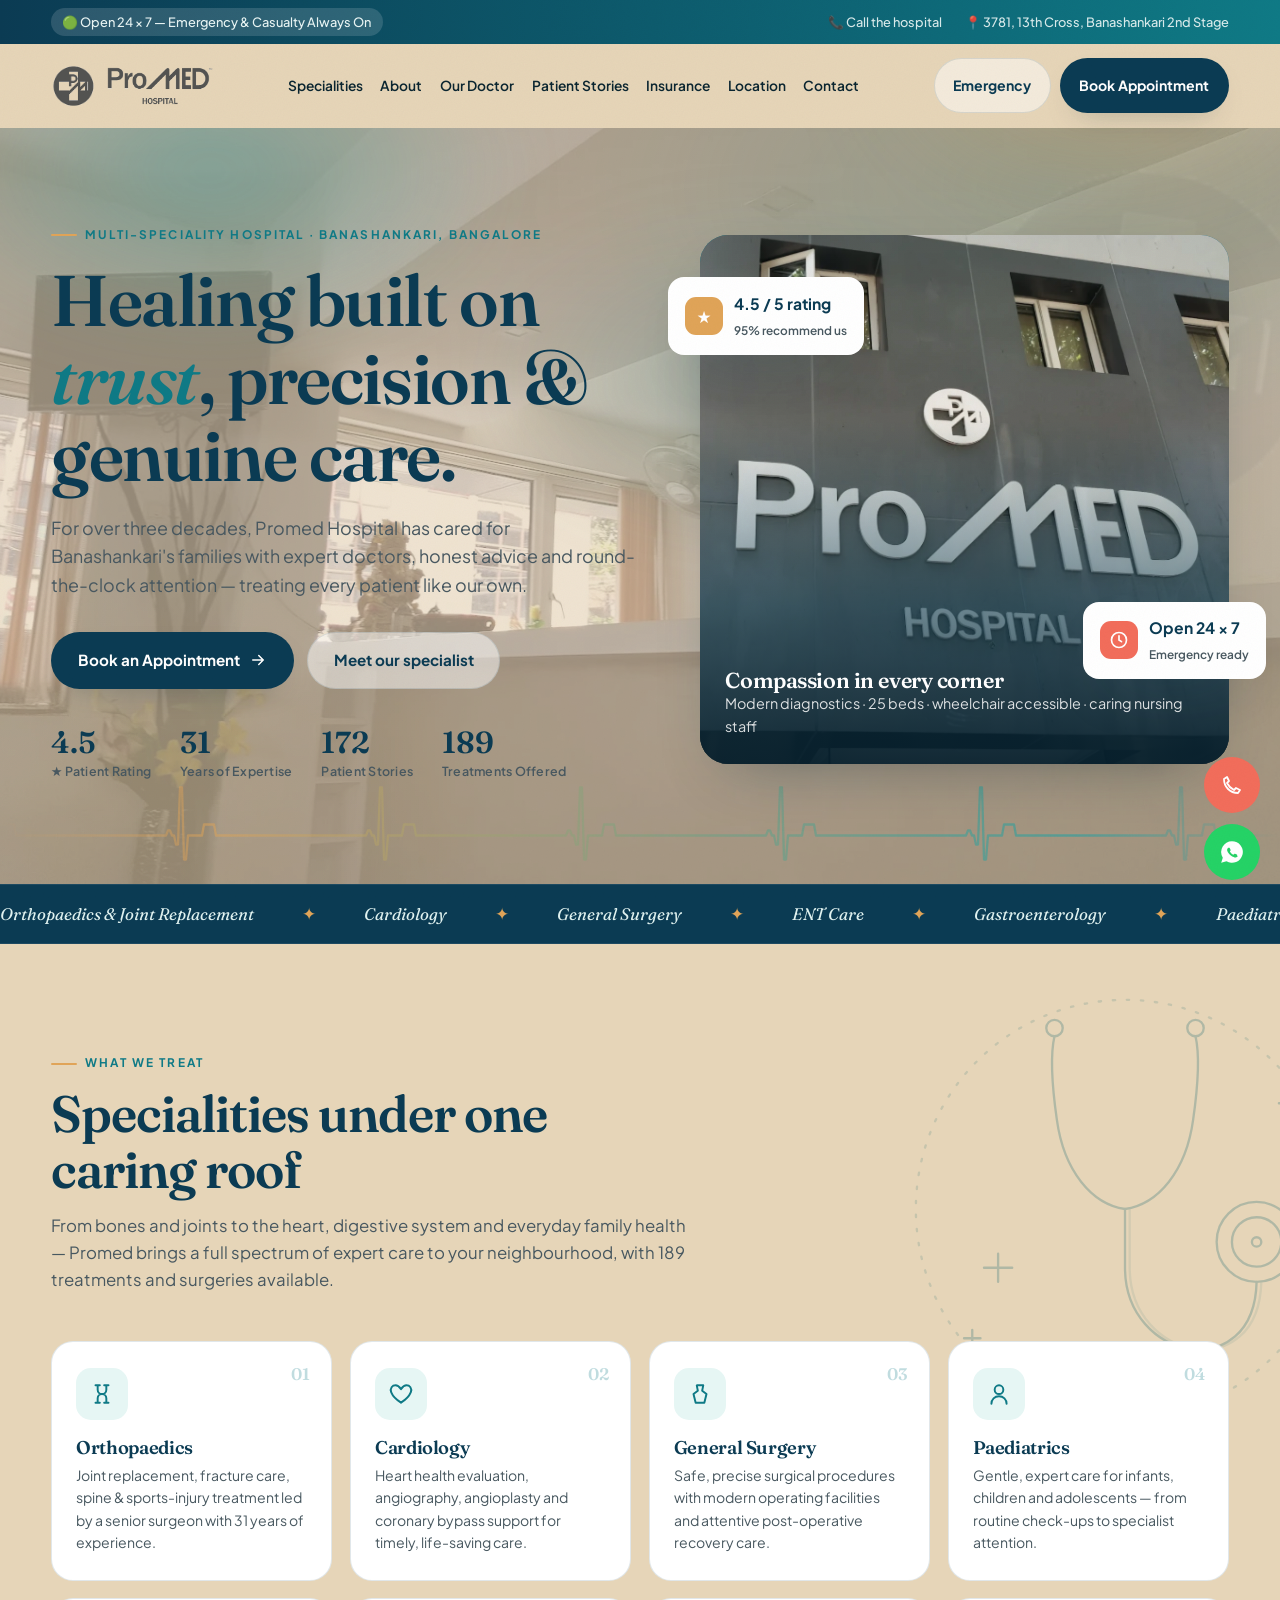
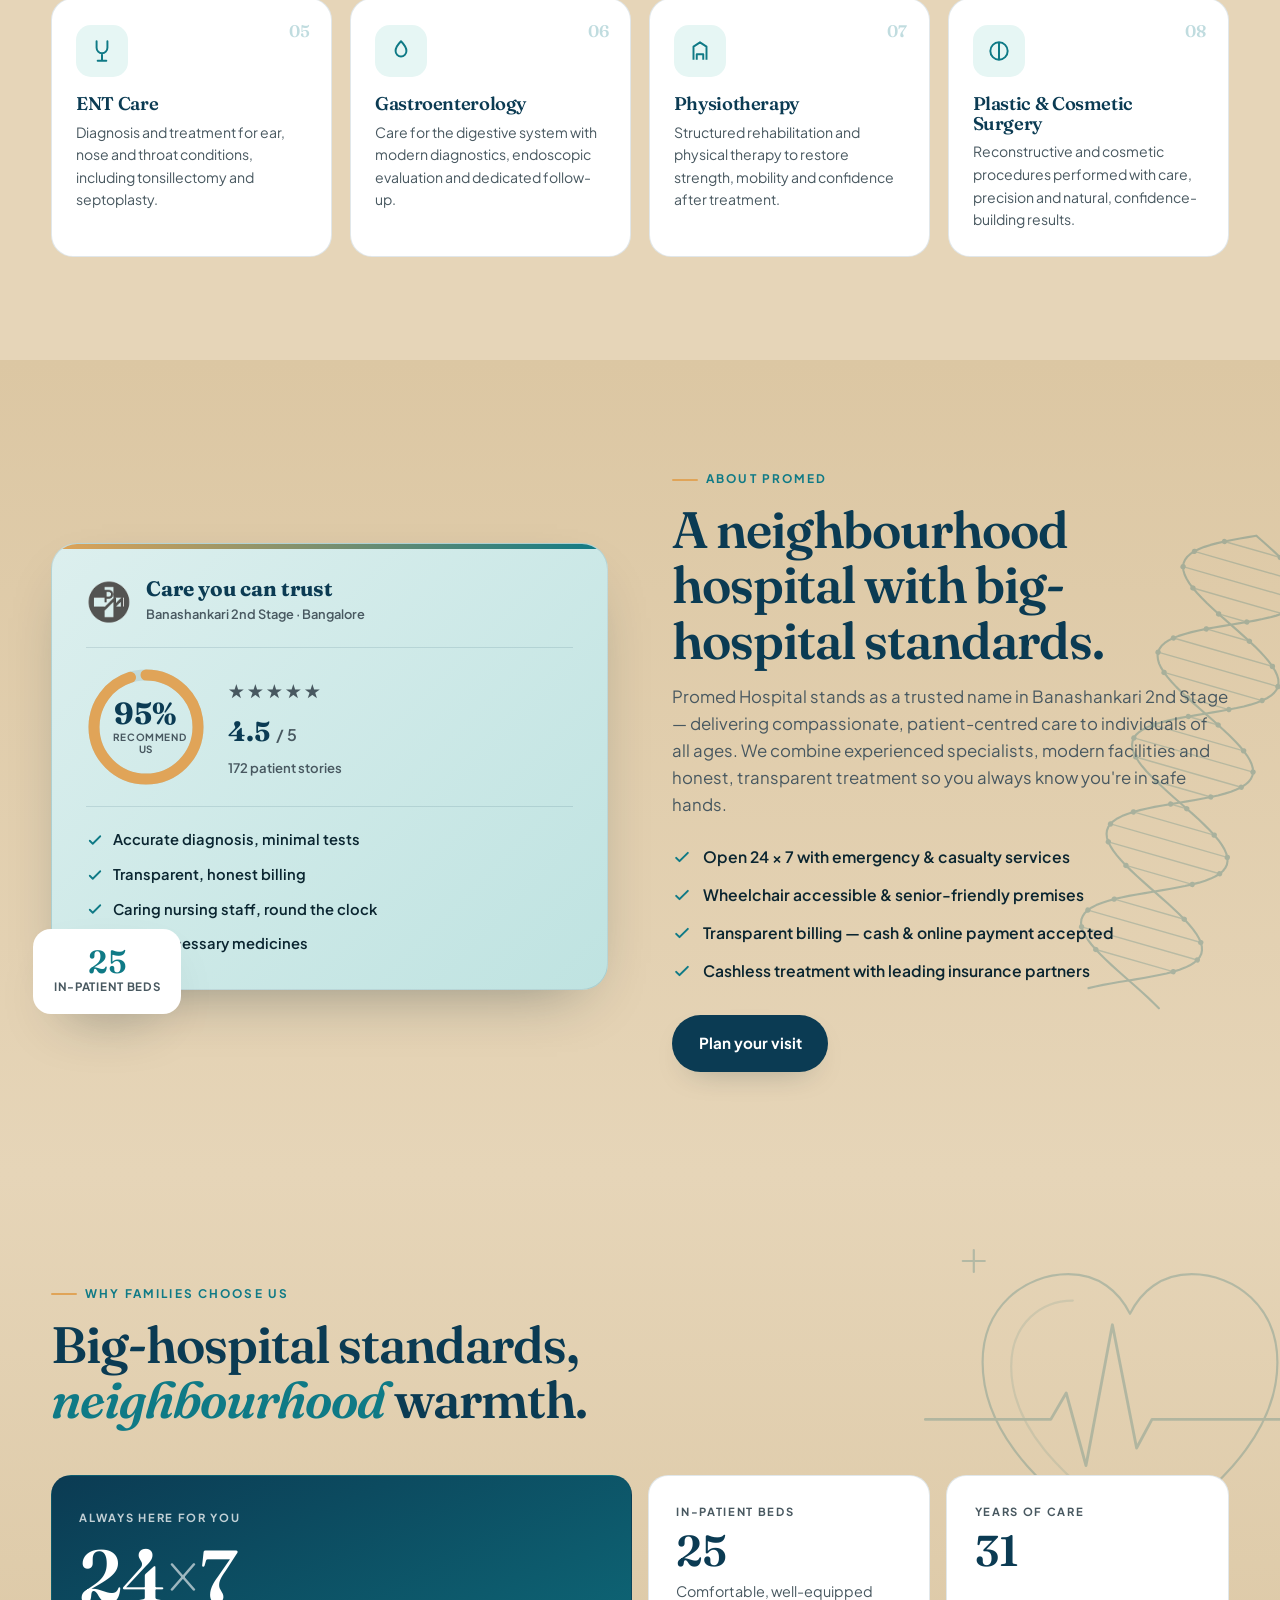
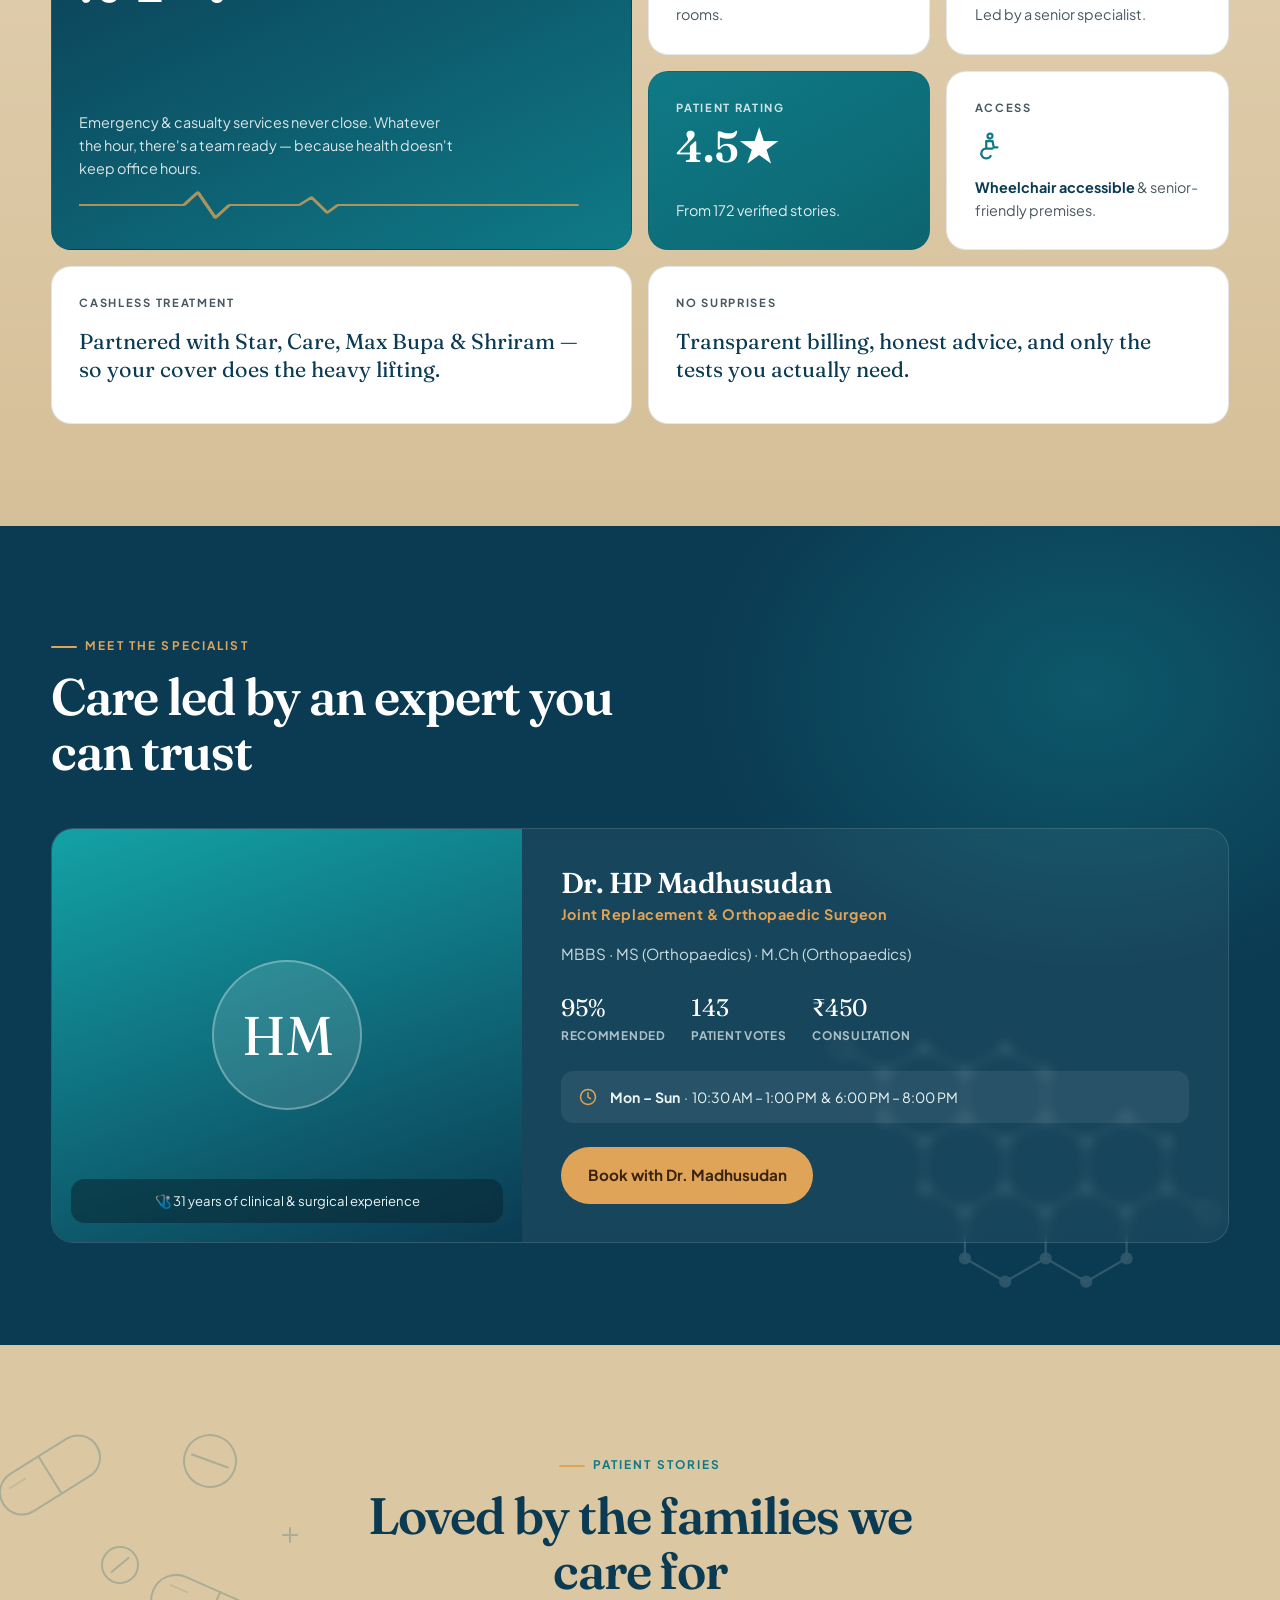
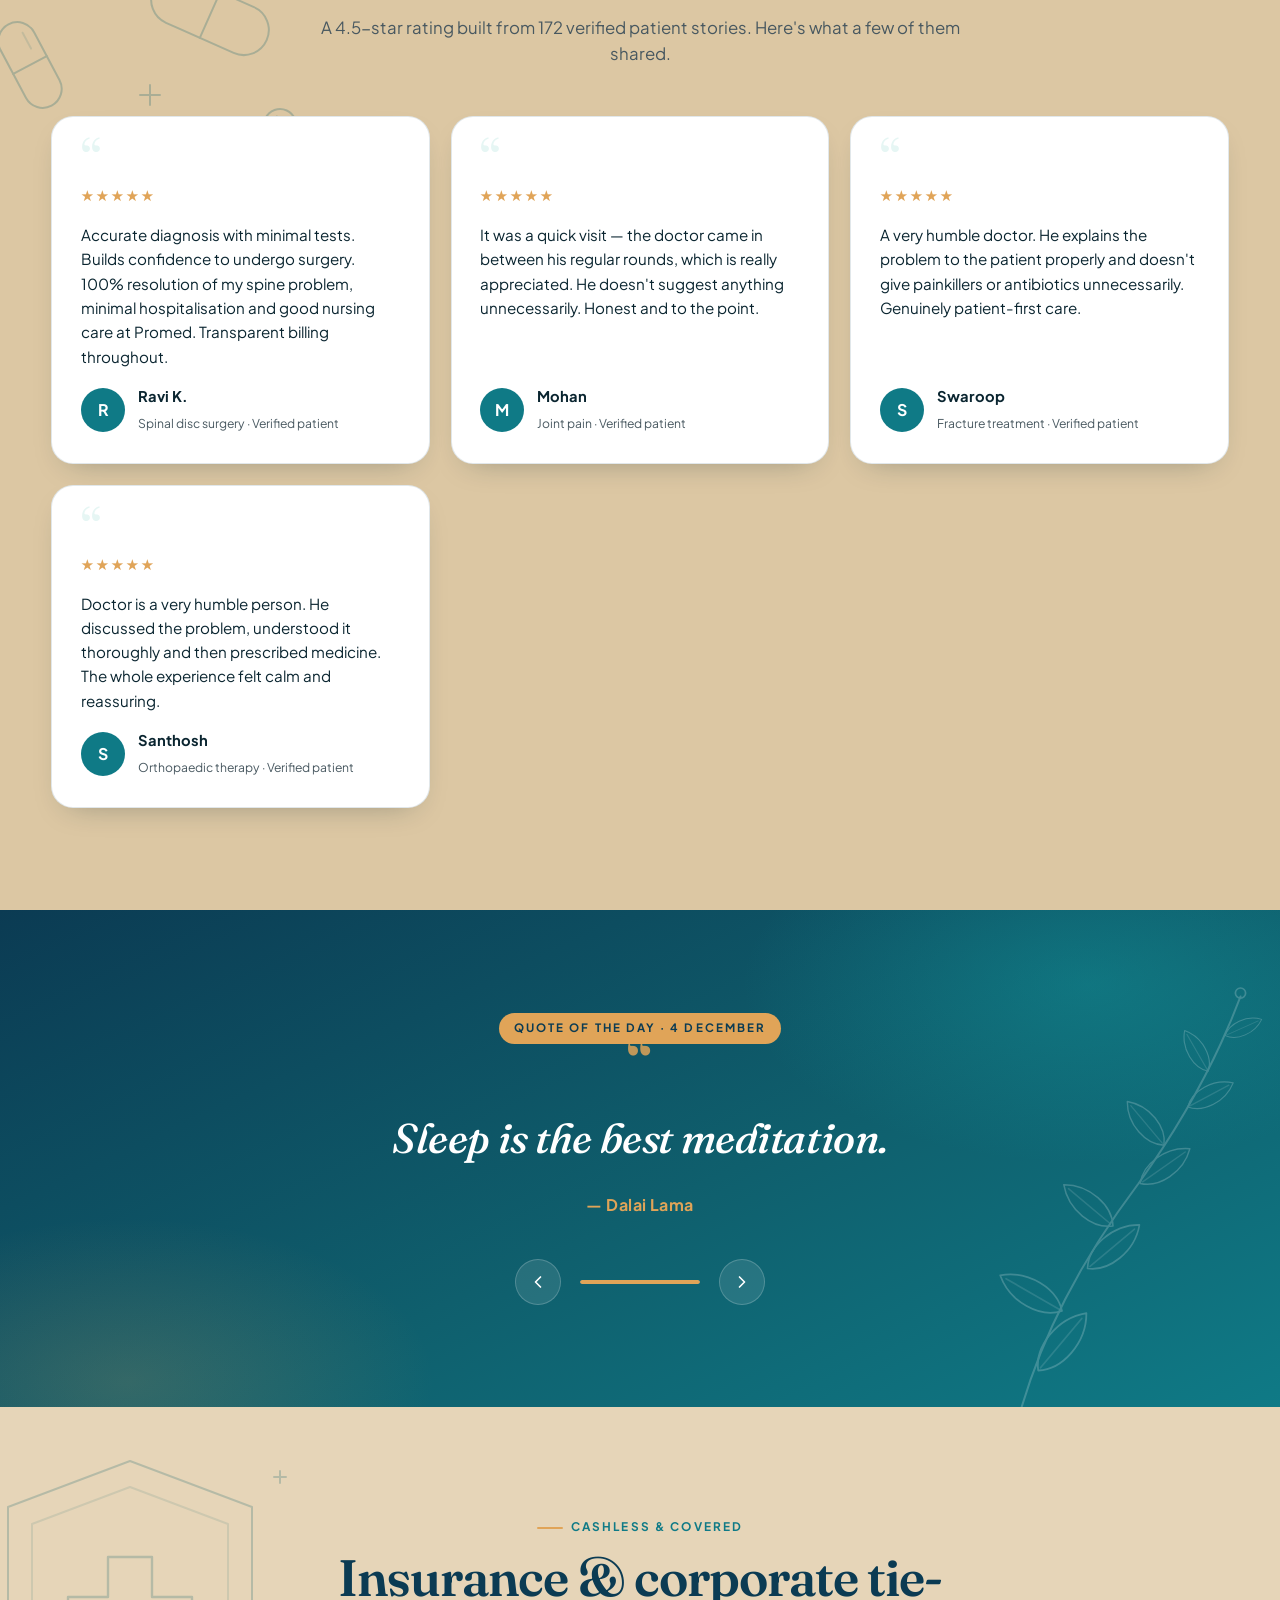
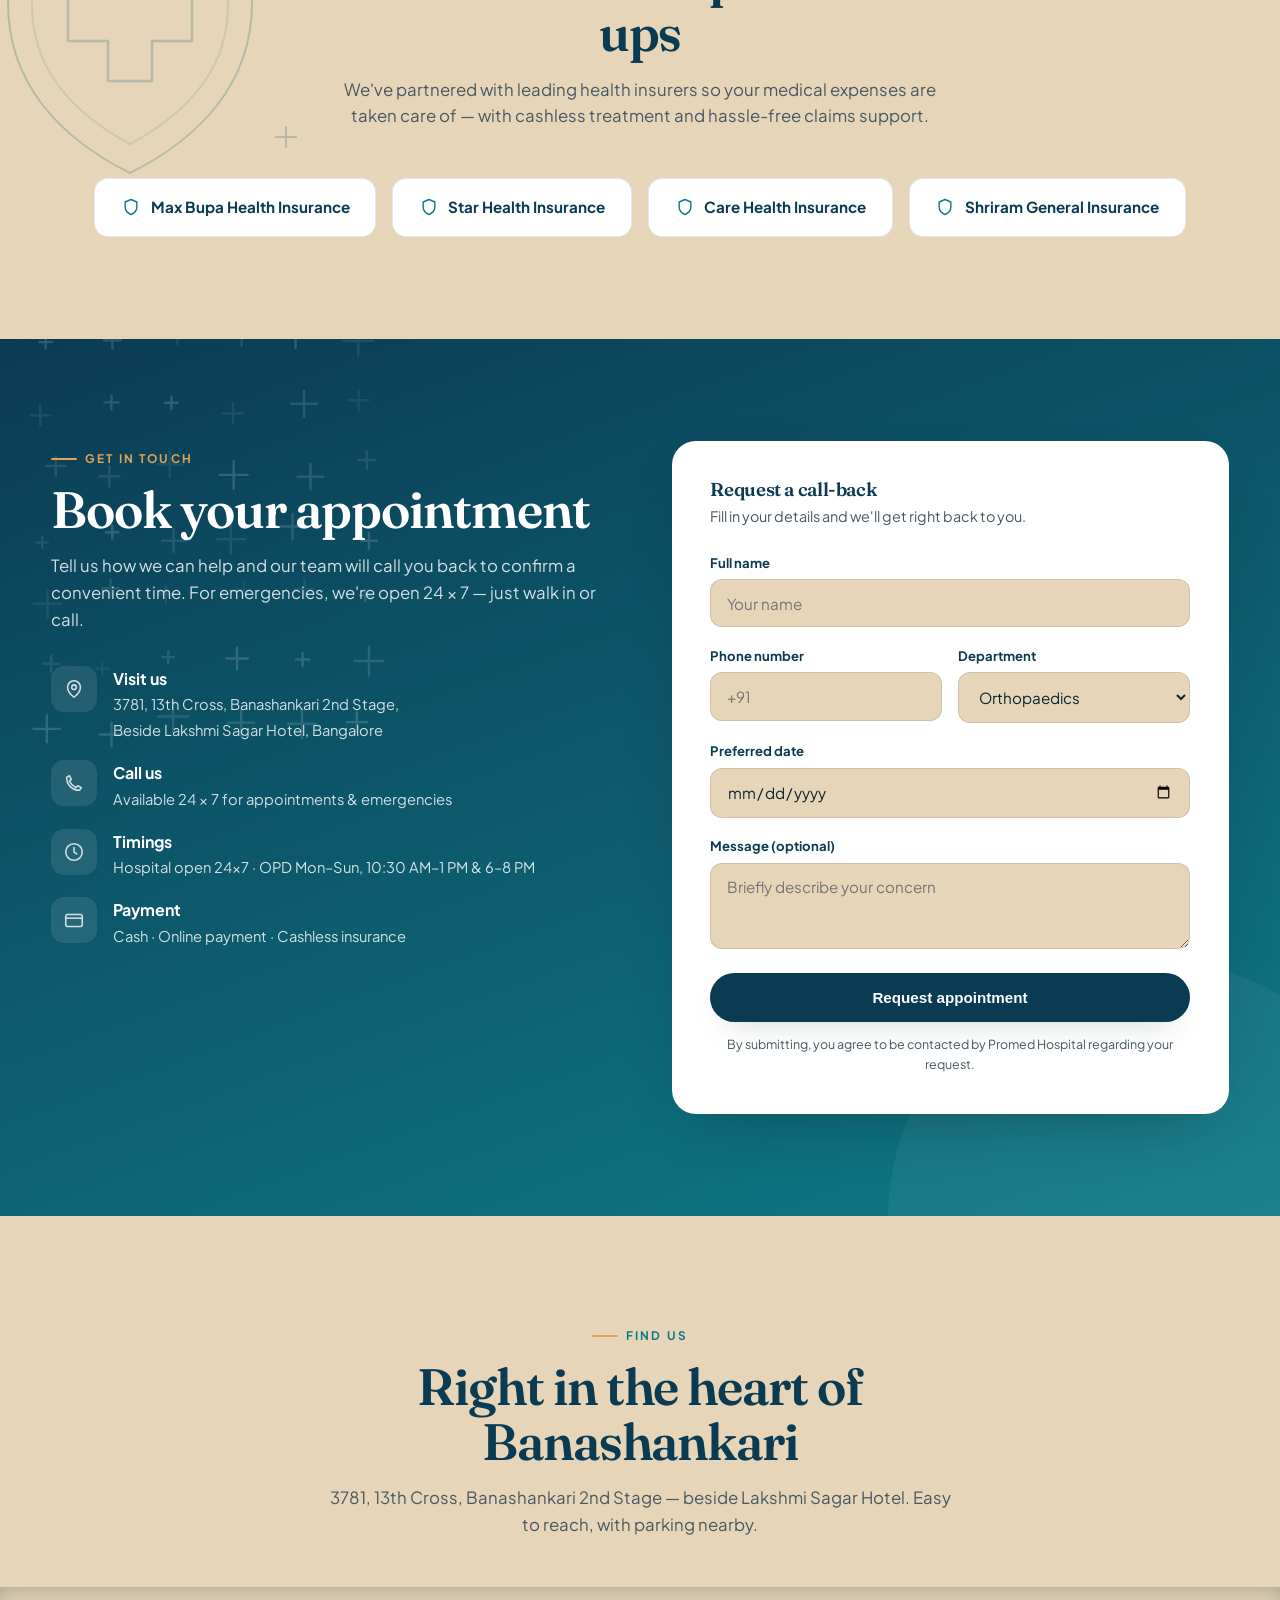
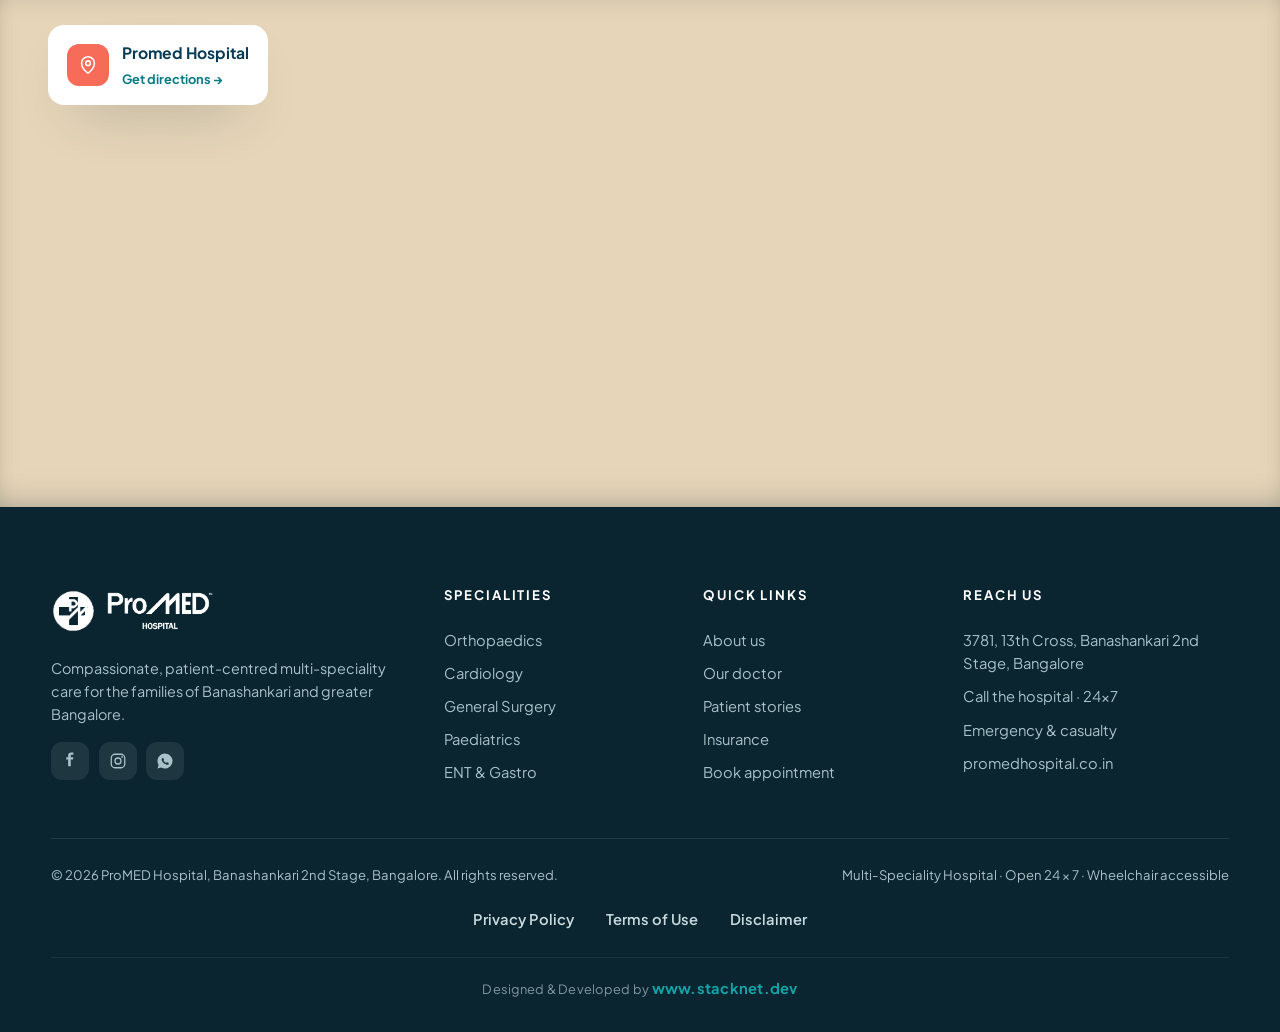
<file: index.html>
<!DOCTYPE html>
<html lang="en">
<head>
<meta charset="UTF-8" />
<meta name="viewport" content="width=device-width, initial-scale=1.0" />
<title>Promed Hospital — Multi-Speciality Care, Banashankari, Bangalore</title>
<meta name="description" content="Promed Hospital, Banashankari 2nd Stage, Bangalore. Multi-speciality 24×7 hospital led by Dr. HP Madhusudan. Orthopaedics, joint replacement, cardiology, ENT & more. Book an appointment today." />
<meta name="theme-color" content="#0b3b53" />
<link rel="preconnect" href="https://fonts.googleapis.com" />
<link rel="preconnect" href="https://fonts.gstatic.com" crossorigin />
<link rel="icon" type="image/png" href="promed-emblem.png" />
<link href="https://fonts.googleapis.com/css2?family=Fraunces:opsz,wght@9..144,400;9..144,500;9..144,600;9..144,700&family=Plus+Jakarta+Sans:wght@400;500;600;700;800&family=Poppins:wght@600;700;800&display=swap" rel="stylesheet" />
<style>
:root{
  --ink:#0a2530;
  --deep:#0b3b53;
  --teal:#0f7a86;
  --teal-2:#13a2a6;
  --mint:#e6f6f4;
  --sand:#dcc7a3;
  --gold:#e0a458;
  --coral:#f26d5b;
  --paper:#e6d5b8;
  --white:#ffffff;
  --muted:#485860;
  --line:rgba(11,59,83,.12);
  --shadow:0 24px 60px -30px rgba(10,37,48,.45);
  --shadow-sm:0 12px 32px -18px rgba(10,37,48,.4);
  --r:22px;
  --ivory:#d5bf98;
  --ease:cubic-bezier(.22,1,.36,1);
  --serif:"Fraunces",Georgia,serif;
  --sans:"Plus Jakarta Sans",system-ui,sans-serif;
}
::selection{background:var(--teal);color:#fff}
html{scrollbar-color:var(--teal) transparent}
::-webkit-scrollbar{width:11px;height:11px}
::-webkit-scrollbar-thumb{background:linear-gradient(var(--teal),var(--deep));border-radius:20px;border:3px solid var(--paper)}
::-webkit-scrollbar-track{background:transparent}

/* film grain + ambient atmosphere */
.grain{position:fixed;inset:0;z-index:9998;pointer-events:none;opacity:.045;mix-blend-mode:multiply;
  background-image:url("data:image/svg+xml,%3Csvg xmlns='http://www.w3.org/2000/svg' width='140' height='140'%3E%3Cfilter id='n'%3E%3CfeTurbulence type='fractalNoise' baseFrequency='0.85' numOctaves='2' stitchTiles='stitch'/%3E%3C/filter%3E%3Crect width='100%25' height='100%25' filter='url(%23n)'/%3E%3C/svg%3E")}
/* scroll progress */
.progress{position:fixed;top:0;left:0;height:3px;width:0;z-index:9999;
  background:linear-gradient(90deg,var(--gold),var(--teal-2),var(--teal));box-shadow:0 0 12px rgba(19,162,166,.6)}
/* cursor spotlight (desktop) */
.spotlight{position:fixed;top:0;left:0;width:520px;height:520px;border-radius:50%;z-index:1;pointer-events:none;
  transform:translate(-50%,-50%);opacity:0;transition:opacity .6s;mix-blend-mode:soft-light;
  background:radial-gradient(circle,rgba(19,162,166,.55),transparent 62%)}
*{box-sizing:border-box;margin:0;padding:0}
html{scroll-behavior:smooth}
body{
  font-family:var(--sans);
  color:var(--ink);
  background:var(--paper);
  line-height:1.6;
  -webkit-font-smoothing:antialiased;
  overflow-x:hidden;
}
a{color:inherit;text-decoration:none}
img{max-width:100%;display:block}
.wrap{width:min(1180px,92vw);margin-inline:auto}
section{position:relative}
.eyebrow{
  display:inline-flex;align-items:center;gap:.5rem;
  font-size:.74rem;font-weight:700;letter-spacing:.18em;text-transform:uppercase;
  color:var(--teal);
}
.eyebrow::before{content:"";width:26px;height:2px;background:var(--gold);border-radius:2px}
h1,h2,h3{font-family:var(--serif);font-weight:600;line-height:1.08;letter-spacing:-.02em;color:var(--deep)}
h2{font-size:clamp(2rem,4.4vw,3.2rem)}
.lead{color:var(--muted);font-size:1.05rem;max-width:56ch}

/* ---------- buttons ---------- */
.btn{
  display:inline-flex;align-items:center;gap:.6rem;position:relative;overflow:hidden;
  padding:.95rem 1.6rem;border-radius:999px;font-weight:700;font-size:.95rem;
  border:1.5px solid transparent;cursor:pointer;transition:.35s cubic-bezier(.2,.8,.2,1);
  white-space:nowrap;will-change:transform;
}
.btn::after{content:"";position:absolute;top:0;left:-130%;width:55%;height:100%;transform:skewX(-22deg);
  background:linear-gradient(90deg,transparent,rgba(255,255,255,.4),transparent);transition:left .7s var(--ease)}
.btn:hover::after{left:150%}
.btn-primary{background:var(--deep);color:#fff;box-shadow:var(--shadow-sm)}
.btn-primary:hover{background:var(--teal);transform:translateY(-2px)}
.btn-gold{background:var(--gold);color:#3a2410}
.btn-gold:hover{filter:brightness(1.06);transform:translateY(-2px)}
.btn-ghost{border-color:var(--line);color:var(--deep);background:rgba(255,255,255,.5)}
.btn-ghost:hover{border-color:var(--teal);color:var(--teal)}

/* ---------- top bar ---------- */
.topbar{
  background:linear-gradient(90deg,var(--deep),var(--teal));
  color:#eaf6f5;font-size:.8rem;font-weight:500;
}
.topbar .wrap{display:flex;justify-content:space-between;align-items:center;gap:1rem;padding:.5rem 0;flex-wrap:wrap}
.topbar a{display:inline-flex;align-items:center;gap:.4rem;opacity:.92}
.topbar a:hover{opacity:1}
.topbar .pill{background:rgba(255,255,255,.14);padding:.25rem .7rem;border-radius:999px}
.tb-links{display:flex;gap:1.4rem;flex-wrap:wrap}

/* ---------- nav ---------- */
header{position:sticky;top:0;z-index:60;transition:.4s}
nav{
  background:rgba(230,213,184,.88);backdrop-filter:blur(14px);
  border-bottom:1px solid transparent;transition:.4s;
}
header.scrolled nav{border-bottom-color:var(--line);box-shadow:0 10px 30px -22px rgba(10,37,48,.5)}
.nav-inner{display:flex;align-items:center;justify-content:space-between;padding:.85rem 0;gap:1rem}
.brand{display:inline-flex;align-items:center;gap:.7rem;text-decoration:none;flex:none}
.logo-emblem-img{height:44px;width:auto;display:block;flex:none}
.logo-word-img{height:38px;width:auto;display:block}
@media(max-width:400px){.logo-word-img{height:32px}.logo-emblem-img{height:38px}}
/* footer: whiten the grey logo for the dark background (shape/identity preserved) */
.foot-brand .brand .logo-emblem-img,
.foot-brand .brand .logo-word-img{filter:brightness(0) invert(1)}
.foot-brand .brand{margin-bottom:.2rem}
.menu{display:flex;gap:.4rem;align-items:center}
.menu a{padding:.55rem .85rem;border-radius:10px;font-weight:600;font-size:.92rem;color:var(--ink);transition:.25s}
.menu a{white-space:nowrap}
@media(min-width:1200px){.nav-inner{gap:.6rem}.menu{gap:0}.menu a{padding:.5rem .55rem;font-size:.86rem}.nav-cta{gap:.45rem}.nav-cta .btn{padding-inline:1.15rem;font-size:.88rem}}
.menu a:hover{background:var(--mint);color:var(--teal)}
.menu .mi,.menu-label,.menu-foot,.menu-scrim{display:none}
.nav-cta{display:flex;gap:.6rem;align-items:center}
.burger{display:none;flex-direction:column;gap:5px;background:none;border:0;cursor:pointer;padding:8px}
.burger span{width:24px;height:2.5px;background:var(--deep);border-radius:2px;transition:.3s}

/* ---------- hero ---------- */
.hero{padding:clamp(3rem,7vw,6rem) 0 clamp(4rem,8vw,7rem);position:relative;overflow:hidden}
.hero::before{
  content:"";position:absolute;inset:0;z-index:-2;
  background:
    radial-gradient(60% 55% at 82% 8%,rgba(19,162,166,.16),transparent 60%),
    radial-gradient(50% 60% at 8% 90%,rgba(224,164,88,.14),transparent 60%);
}
.hero-photo{position:absolute;inset:0;z-index:-2;pointer-events:none;
  background:url("reception.webp") center/cover no-repeat;opacity:.35}
.blob{position:absolute;border-radius:50%;filter:blur(10px);z-index:-1;opacity:.5}
.hero::after{content:"";position:absolute;z-index:-1;left:-10%;right:-10%;top:-32%;height:90%;pointer-events:none;
  background:
    radial-gradient(34% 44% at 22% 42%,rgba(19,162,166,.30),transparent 60%),
    radial-gradient(30% 40% at 80% 28%,rgba(224,164,88,.24),transparent 60%),
    radial-gradient(32% 42% at 58% 72%,rgba(15,122,134,.22),transparent 60%);
  filter:blur(34px);animation:aurora 18s ease-in-out infinite alternate}
@keyframes aurora{0%{transform:translate(0,0) scale(1)}50%{transform:translate(3%,2%) scale(1.09)}100%{transform:translate(-3%,-1%) scale(1.05)}}
.hero-ecg{position:absolute;left:0;right:0;bottom:-1px;width:100%;height:110px;z-index:-1;opacity:.55;pointer-events:none}
.hero-visual::before{content:"";position:absolute;top:-16%;right:-20%;width:72%;aspect-ratio:1;z-index:-1;
  background:url("promed-emblem.png") no-repeat center/contain;opacity:.06;transform:rotate(8deg)}
.hero-grid{display:grid;grid-template-columns:1.05fr .95fr;gap:clamp(2rem,5vw,4rem);align-items:center}
.hero h1{font-size:clamp(2.6rem,5.6vw,4.5rem);margin:1.1rem 0 1.2rem}
.hero h1 em{font-style:italic;color:var(--teal);position:relative}
.hero .lead{font-size:1.12rem;margin-bottom:2rem}
.hero-actions{display:flex;gap:.8rem;flex-wrap:wrap;align-items:center}
.trust{display:flex;gap:1.8rem;margin-top:2.4rem;flex-wrap:wrap}
.trust .item{display:flex;flex-direction:column}
.trust .num{font-family:var(--serif);font-size:1.9rem;color:var(--deep);font-weight:600;line-height:1}
.trust .lbl{font-size:.78rem;color:var(--muted);font-weight:600;letter-spacing:.02em;margin-top:.3rem}

/* hero visual */
.hero-visual{position:relative}
.hero-card{
  border-radius:28px;overflow:hidden;position:relative;
  aspect-ratio:1/1;box-shadow:var(--shadow);
  background:
    linear-gradient(180deg,rgba(11,59,83,0) 40%,rgba(11,59,83,.72)),
    linear-gradient(135deg,#0f7a86,#0b3b53);
}
.hero-card .scene-photo{position:absolute;inset:0;width:100%;height:100%;object-fit:cover;object-position:75% 45%}
.hero-card::after{content:"";position:absolute;inset:0;pointer-events:none;
  background:linear-gradient(180deg,rgba(11,59,83,.08) 0%,rgba(11,59,83,0) 35%,rgba(11,59,83,.55) 70%,rgba(8,34,48,.9) 100%)}
.hero-card .caption{z-index:1}
.hero-card .caption{position:absolute;left:0;right:0;bottom:0;padding:1.6rem;color:#fff}
.hero-card .caption h3{color:#fff;font-size:1.35rem}
.hero-card .caption p{font-size:.9rem;opacity:.85}
@media(max-width:720px){
  .hero-card{aspect-ratio:auto;display:flex;flex-direction:column;background:var(--deep)}
  .hero-card::after{display:none}
  .hero-card .scene-photo{position:relative;height:auto;aspect-ratio:4/3;object-position:70% 45%}
  .hero-card .caption{position:relative;padding:1.2rem 1.3rem 1.3rem}
}
.float-badge{
  position:absolute;background:var(--white);border-radius:16px;padding:.85rem 1.05rem;
  box-shadow:var(--shadow);display:flex;align-items:center;gap:.7rem;
}
.float-badge .ic{width:38px;height:38px;border-radius:11px;display:grid;place-items:center;flex:none;color:#fff}
.float-badge strong{display:block;font-size:.98rem;color:var(--deep)}
.float-badge small{color:var(--muted);font-size:.74rem;font-weight:600}
.badge-rating{top:8%;left:-6%}
.badge-24{bottom:16%;right:-7%}
@keyframes floaty{0%,100%{transform:translateY(0)}50%{transform:translateY(-11px)}}
.float-badge{animation:floaty 5s ease-in-out infinite}
.badge-24{animation-delay:1.4s}

/* marquee */
.marquee{background:var(--deep);color:#dff1ef;overflow:hidden;padding:.95rem 0;border-block:1px solid rgba(255,255,255,.08)}
.marquee-track{display:flex;gap:3rem;white-space:nowrap;animation:scroll 26s linear infinite;font-family:var(--serif);font-size:1.05rem;font-style:italic}
.marquee-track span{display:inline-flex;align-items:center;gap:3rem}
.marquee-track span::after{content:"✦";color:var(--gold);font-style:normal}
@keyframes scroll{to{transform:translateX(-50%)}}

/* ---------- section shells ---------- */
.sec{padding:clamp(4rem,8vw,7rem) 0}
.sec-head{max-width:640px;margin-bottom:3rem}
.sec-head.center{margin-inline:auto;text-align:center}
.sec-head h2{margin:.8rem 0 1rem}

/* specialties */
.spec-grid{display:grid;grid-template-columns:repeat(auto-fill,minmax(230px,1fr));gap:1.1rem}
.spec{
  background:var(--white);border:1px solid var(--line);border-radius:var(--r);
  padding:1.6rem 1.5rem;transition:.4s cubic-bezier(.2,.8,.2,1);position:relative;overflow:hidden;
}
.spec::after{content:"";position:absolute;left:0;top:0;height:100%;width:4px;background:var(--teal);transform:scaleY(0);transform-origin:bottom;transition:.4s}
.spec-grid{counter-reset:spec}
.spec{counter-increment:spec}
.spec::before{content:counter(spec,decimal-leading-zero);position:absolute;top:1.15rem;right:1.35rem;
  font-family:var(--serif);font-size:1.05rem;font-weight:600;color:var(--teal);opacity:.26;transition:.4s;font-feature-settings:"tnum"}
.spec:hover::before{opacity:.62}
.spec:hover{transform:translateY(-6px);box-shadow:var(--shadow);border-color:transparent}
.spec:hover::after{transform:scaleY(1)}
.spec .ic{width:52px;height:52px;border-radius:15px;background:var(--mint);color:var(--teal);display:grid;place-items:center;margin-bottom:1.1rem;transition:.4s}
.spec:hover .ic{background:var(--teal);color:#fff}
.spec h3{font-size:1.15rem;margin-bottom:.4rem}
.spec p{font-size:.88rem;color:var(--muted)}

/* about split */
.about{background:linear-gradient(180deg,var(--sand),var(--paper))}
.about-grid{display:grid;grid-template-columns:1fr 1fr;gap:clamp(2rem,5vw,4.5rem);align-items:center}
.about-media{position:relative}
.about-media .frame{border-radius:26px;box-shadow:var(--shadow);background:linear-gradient(135deg,#dcefee,#bfe3e1)}
/* care card */
.care-card{background:var(--white);border:1px solid var(--line);padding:clamp(1.5rem,3vw,2.1rem);display:flex;flex-direction:column;gap:1.3rem;position:relative;overflow:hidden}
.care-card::before{content:"";position:absolute;top:0;left:0;right:0;height:5px;background:linear-gradient(90deg,var(--gold),var(--teal))}
.cc-top{display:flex;align-items:center;gap:.9rem}
.cc-emblem{width:46px;height:46px;flex:none}
.cc-head strong{display:block;font-family:var(--serif);font-size:1.3rem;color:var(--deep);line-height:1.1}
.cc-head small{color:var(--muted);font-size:.8rem;font-weight:600}
.cc-mid{display:flex;align-items:center;gap:1.4rem;padding:.4rem 0;border-block:1px solid var(--line);padding-block:1.2rem}
.cc-ring{position:relative;width:120px;height:120px;flex:none}
.cc-ring svg{width:100%;height:100%}
.cc-ring-txt{position:absolute;inset:0;display:flex;flex-direction:column;align-items:center;justify-content:center}
.cc-ring-txt b{font-family:var(--serif);font-size:1.9rem;color:var(--deep);line-height:1}
.cc-ring-txt span{font-size:.62rem;font-weight:700;text-transform:uppercase;letter-spacing:.06em;color:var(--muted);
  max-width:66px;text-align:center;line-height:1.2;margin-top:.25rem}
.cc-rating{display:flex;flex-direction:column;gap:.25rem}
.cc-stars{color:var(--gold);font-size:1.15rem;letter-spacing:2px}
.cc-rating b{font-family:var(--serif);font-size:1.7rem;color:var(--deep)}
.cc-rating>div{display:flex;align-items:baseline;gap:.35rem;color:var(--muted);font-weight:600}
.cc-rating span{font-size:.82rem;color:var(--muted);font-weight:600}
.cc-list{list-style:none;display:grid;gap:.7rem}
.cc-list li{display:flex;align-items:center;gap:.6rem;font-size:.92rem;font-weight:600;color:var(--ink)}
.cc-list li svg{flex:none;color:var(--teal)}
@media(max-width:360px){.cc-mid{flex-direction:column;align-items:flex-start;gap:1rem}}
.about-media .stat-chip{bottom:-24px;left:-18px}
.about-copy h2,.book-info h2{margin:.8rem 0 1rem}
.stat-chip{position:absolute;background:#fff;border-radius:18px;padding:1.1rem 1.3rem;box-shadow:var(--shadow);text-align:center}
.stat-chip .n{font-family:var(--serif);font-size:2rem;color:var(--teal);font-weight:600;line-height:1}
.stat-chip .t{font-size:.72rem;color:var(--muted);font-weight:700;text-transform:uppercase;letter-spacing:.06em}
.about ul.ticks{list-style:none;margin:1.6rem 0 2rem;display:grid;gap:.8rem}
.about ul.ticks li{display:flex;gap:.7rem;font-weight:600;color:var(--ink);font-size:.98rem}
.about ul.ticks li svg{flex:none;color:var(--teal);margin-top:3px}

/* why / bento */
.why{background:linear-gradient(180deg,var(--paper),var(--ivory))}
.why .sec-head h2 em{font-style:italic;color:var(--teal)}
.bento{display:grid;grid-template-columns:repeat(4,1fr);grid-auto-rows:minmax(158px,auto);gap:1rem}
.bento .b{border-radius:20px;padding:1.7rem;position:relative;overflow:hidden;border:1px solid var(--line);
  background:var(--white);display:flex;flex-direction:column;gap:.5rem;justify-content:flex-start;transition:transform .45s var(--ease),box-shadow .45s var(--ease)}
.bento .b:hover{transform:translateY(-5px);box-shadow:var(--shadow);border-color:transparent}
.b .k{font-size:.7rem;font-weight:700;letter-spacing:.15em;text-transform:uppercase;color:var(--muted)}
.b .v{font-family:var(--serif);font-size:2.7rem;font-weight:600;color:var(--deep);line-height:1;font-feature-settings:"tnum"}
.b p{font-size:.9rem;color:var(--muted);margin-top:auto}
.bento .b-lg{grid-column:span 2;grid-row:span 2;background:linear-gradient(155deg,var(--deep),var(--teal));color:#eaf6f5;justify-content:space-between}
.bento .b-lg .k{color:rgba(255,255,255,.75)}.bento .b-lg .v{color:#fff}.bento .b-lg p{color:rgba(255,255,255,.85)}
.bento .b-teal{background:linear-gradient(150deg,var(--teal),#0c6570);color:#eaf6f5}
.bento .b-teal .k{color:rgba(255,255,255,.8)}.bento .b-teal .v{color:#fff}.bento .b-teal p{color:rgba(255,255,255,.88)}
.bento .b-wide{grid-column:span 2}
@media(max-width:900px){.bento{grid-template-columns:repeat(2,1fr)}.bento .b-lg{grid-column:span 2;grid-row:span 1}.bento .b-wide{grid-column:span 2}}
@media(max-width:540px){.bento{grid-template-columns:1fr}.bento .b-lg,.bento .b-wide{grid-column:span 1}}

/* doctor */
.doctor{background:var(--deep);color:#eaf6f5;overflow:hidden}
.doctor::before{content:"";position:absolute;inset:0;background:radial-gradient(50% 60% at 85% 20%,rgba(19,162,166,.28),transparent 60%);z-index:0}
.doctor .wrap{position:relative;z-index:1}
.doctor h2{color:#fff}
.doc-card{
  display:grid;grid-template-columns:.8fr 1.2fr;gap:0;border-radius:var(--r);overflow:hidden;
  background:rgba(255,255,255,.05);border:1px solid rgba(255,255,255,.12);backdrop-filter:blur(6px);
}
.doc-photo{background:linear-gradient(160deg,#13a2a6,#0b3b53);min-height:340px;position:relative;display:grid;place-items:center}
.doc-photo .avatar{width:150px;height:150px;border-radius:50%;background:rgba(255,255,255,.12);border:2px solid rgba(255,255,255,.3);display:grid;place-items:center;font-family:var(--serif);font-size:3.4rem;color:#fff}
.doc-photo .exp{position:absolute;bottom:1.2rem;left:1.2rem;right:1.2rem;background:rgba(10,37,48,.55);border-radius:14px;padding:.7rem 1rem;font-size:.82rem;text-align:center;backdrop-filter:blur(4px)}
.doc-info{padding:clamp(1.6rem,3vw,2.6rem)}
.doc-info h3{color:#fff;font-size:1.8rem}
.doc-info .role{color:var(--gold);font-weight:700;font-size:.9rem;letter-spacing:.04em;margin:.3rem 0 1rem}
.doc-info .qual{opacity:.85;font-size:.95rem;margin-bottom:1.4rem}
.doc-meta{display:flex;gap:1.6rem;flex-wrap:wrap;margin-bottom:1.6rem}
.doc-meta .m .v{font-family:var(--serif);font-size:1.5rem;color:#fff}
.doc-meta .m .k{font-size:.74rem;opacity:.7;text-transform:uppercase;letter-spacing:.06em;font-weight:700}
.doc-hours{background:rgba(255,255,255,.07);border-radius:12px;padding:.9rem 1.1rem;font-size:.88rem;margin-bottom:1.5rem;display:flex;gap:.7rem;align-items:center}

/* stories */
.stories{background:var(--sand)}
.story-grid{display:grid;grid-template-columns:repeat(auto-fit,minmax(300px,1fr));gap:1.3rem}
.story{
  background:#fff;border-radius:var(--r);padding:1.8rem;box-shadow:var(--shadow-sm);
  border:1px solid var(--line);display:flex;flex-direction:column;gap:1rem;position:relative;
}
.story .quote{font-family:var(--serif);font-size:3.4rem;color:var(--mint);line-height:.5;height:22px}
.story p{font-size:.95rem;color:var(--ink)}
.story .who{display:flex;align-items:center;gap:.8rem;margin-top:auto}
.story .who .av{width:44px;height:44px;border-radius:50%;background:var(--teal);color:#fff;display:grid;place-items:center;font-weight:700;flex:none}
.story .who strong{display:block;font-size:.92rem}
.story .who small{color:var(--muted);font-size:.76rem}
.stars{color:var(--gold);font-size:.9rem;letter-spacing:2px}

/* words of wellness */
.quotes{background:linear-gradient(155deg,#0b3b53 0%,#0f5f6d 55%,#0f7a86 100%);color:#eaf6f5;overflow:hidden;position:relative}
.quotes::before{content:"";position:absolute;inset:0;z-index:0;background:radial-gradient(45% 60% at 85% 15%,rgba(19,162,166,.35),transparent 60%),radial-gradient(40% 55% at 10% 95%,rgba(224,164,88,.18),transparent 60%)}
.quotes .wrap{position:relative;z-index:1}
.q-inner{max-width:880px;margin-inline:auto;text-align:center}
.q-pill{display:inline-flex;align-items:center;gap:.5rem;font-size:.72rem;font-weight:700;letter-spacing:.18em;text-transform:uppercase;color:#0b3b53;background:var(--gold);padding:.4rem .95rem;border-radius:999px}
.q-mark{font-family:var(--serif);font-size:5.5rem;line-height:0;height:2.2rem;color:var(--gold);opacity:.85;margin:1.6rem 0 .4rem}
.q-stage{transition:opacity .5s ease,transform .5s ease}
.q-stage.fading{opacity:0;transform:translateY(10px)}
.q-text{font-family:var(--serif);font-weight:500;font-style:italic;font-size:clamp(1.5rem,3.8vw,2.6rem);line-height:1.32;color:#fff;letter-spacing:-.01em}
.q-author{display:block;margin-top:1.6rem;font-family:var(--sans);font-style:normal;font-weight:700;font-size:1rem;letter-spacing:.03em;color:var(--gold)}
.q-author::before{content:"— "}
.q-nav{display:flex;align-items:center;justify-content:center;gap:1.2rem;margin-top:2.6rem}
.q-arrow{width:46px;height:46px;border-radius:50%;flex:none;display:grid;place-items:center;cursor:pointer;color:#fff;background:rgba(255,255,255,.1);border:1px solid rgba(255,255,255,.2);transition:.3s}
.q-arrow:hover{background:var(--gold);color:#0b3b53;border-color:var(--gold);transform:translateY(-2px)}
.q-bar{width:120px;height:4px;border-radius:4px;background:rgba(255,255,255,.18);overflow:hidden}
.q-bar span{display:block;height:100%;width:0;background:var(--gold);border-radius:4px}
.q-bar span.run{width:100%;transition:width 8s linear}
@media(max-width:520px){.q-bar{width:80px}}

/* insurance */
.ins-grid{display:flex;flex-wrap:wrap;gap:1rem;justify-content:center}
.ins{
  background:#fff;border:1px solid var(--line);border-radius:14px;padding:1rem 1.6rem;font-weight:700;
  color:var(--deep);display:flex;align-items:center;gap:.6rem;transition:.3s;font-size:.95rem;
}
.ins:hover{border-color:var(--teal);color:var(--teal);transform:translateY(-3px)}
.ins svg{color:var(--teal)}

/* appointment / contact */
.book{background:linear-gradient(160deg,var(--deep),var(--teal));color:#fff;overflow:hidden;position:relative}
.book::after{content:"";position:absolute;right:-10%;bottom:-30%;width:520px;height:520px;border-radius:50%;background:rgba(255,255,255,.05)}
.book-grid{display:grid;grid-template-columns:1fr 1fr;gap:clamp(2rem,5vw,4rem);align-items:start;position:relative;z-index:1}
.book h2{color:#fff}
.book .lead{color:rgba(255,255,255,.82)}
.contact-list{display:grid;gap:1.1rem;margin-top:2rem}
.contact-list .row{display:flex;gap:1rem;align-items:flex-start}
.contact-list .ic{width:46px;height:46px;border-radius:13px;background:rgba(255,255,255,.12);display:grid;place-items:center;flex:none}
.contact-list .row strong{display:block;font-size:1rem}
.contact-list .row span{opacity:.82;font-size:.92rem}
form.card{background:#fff;border-radius:24px;padding:clamp(1.6rem,3vw,2.4rem);box-shadow:var(--shadow);color:var(--ink)}
form.card h3{color:var(--deep);margin-bottom:.3rem}
form.card p.sub{color:var(--muted);font-size:.9rem;margin-bottom:1.5rem}
.field{margin-bottom:1.1rem}
.field label{display:block;font-size:.82rem;font-weight:700;color:var(--deep);margin-bottom:.4rem}
.field input,.field select,.field textarea{
  width:100%;padding:.85rem 1rem;border:1.5px solid var(--line);border-radius:12px;
  font-family:inherit;font-size:.95rem;background:var(--paper);transition:.25s;color:var(--ink);
}
.field input:focus,.field select:focus,.field textarea:focus{outline:none;border-color:var(--teal);background:#fff;box-shadow:0 0 0 4px rgba(19,162,166,.12)}
.two{display:grid;grid-template-columns:1fr 1fr;gap:1rem}
.form-note{font-size:.78rem;color:var(--muted);margin-top:.8rem;text-align:center}
.form-ok{display:none;background:var(--mint);color:var(--teal);border-radius:12px;padding:1rem;font-weight:600;font-size:.92rem;margin-top:1rem;text-align:center}

/* map */
.mapsec{padding:clamp(4rem,8vw,7rem) 0 0}
.map-frame{position:relative;margin-top:1rem;height:clamp(340px,50vw,520px);width:100%;overflow:hidden;filter:saturate(1.05)}
.map-frame iframe{width:100%;height:100%;display:block;filter:grayscale(.15) contrast(1.03)}
.map-frame::before{content:"";position:absolute;inset:0;pointer-events:none;box-shadow:inset 0 18px 40px -30px rgba(10,37,48,.6),inset 0 -18px 40px -30px rgba(10,37,48,.6);z-index:2}
.map-pin{
  position:absolute;left:clamp(1rem,4vw,3rem);top:clamp(1rem,4vw,2.4rem);z-index:3;
  background:#fff;border-radius:16px;padding:.9rem 1.2rem;box-shadow:var(--shadow);
  display:flex;align-items:center;gap:.8rem;transition:.3s;
}
.map-pin:hover{transform:translateY(-3px)}
.map-pin .mp-ic{width:42px;height:42px;border-radius:12px;background:var(--coral);display:grid;place-items:center;flex:none}
.map-pin strong{display:block;font-size:.98rem;color:var(--deep)}
.map-pin small{color:var(--teal);font-size:.8rem;font-weight:700}

/* decorative line-art behind sections */
section:has(>.sec-art){overflow:hidden}
.sec-art{position:absolute;z-index:0;pointer-events:none;background:no-repeat center/contain;opacity:.13}
.sec-art~.wrap{position:relative;z-index:1}
.art-steth{background-image:url("art/stethoscope.svg");width:470px;height:470px;top:30px;right:-80px;opacity:.24}
.art-dna{background-image:url("art/dna.svg");width:200px;height:500px;top:50%;right:-10px;transform:translateY(-50%) rotate(16deg);opacity:.26}
.art-heart{background-image:url("art/heart-ecg.svg");width:440px;height:440px;top:10px;right:-70px;opacity:.22}
.art-mol{background-image:url("art/molecule.svg");width:580px;height:400px;right:-90px;bottom:-50px;opacity:.15}
.art-caps{background-image:url("art/capsules.svg");width:400px;height:400px;top:20px;left:-80px;opacity:.24}
.art-sprig{background-image:url("art/sprig.svg");width:340px;height:500px;right:-20px;bottom:-60px;opacity:.2}
.art-shield{background-image:url("art/shield.svg");width:400px;height:400px;top:10px;left:-70px;opacity:.22}
.art-cross{background-image:url("art/crosses.svg");width:440px;height:440px;top:-30px;left:-50px;opacity:.16}
@media(max-width:720px){
  .sec-art{opacity:.14}
  .art-steth,.art-heart,.art-caps,.art-shield,.art-cross{width:260px;height:260px}
  .art-steth,.art-heart{right:-70px}
  .art-caps,.art-shield,.art-cross{left:-70px}
  .art-dna{width:120px;height:300px;right:-30px}
  .art-mol{width:340px;height:240px;right:-90px}
  .art-sprig{width:200px;height:300px;right:-40px}
}

/* footer */
footer{background:var(--ink);color:#a9c2c9;padding:clamp(3rem,6vw,5rem) 0 2rem}
.foot-grid{display:grid;grid-template-columns:1.6fr 1fr 1fr 1.2fr;gap:2.4rem;margin-bottom:3rem}
footer h4{color:#fff;font-family:var(--sans);font-size:.82rem;letter-spacing:.14em;text-transform:uppercase;margin-bottom:1.2rem;font-weight:700}
footer a{display:block;padding:.3rem 0;font-size:.92rem;transition:.25s}
footer a:hover{color:var(--teal-2)}
.foot-brand .brand .lw-main{color:#fff}
.foot-brand .brand .lw-sub{color:var(--teal-2)}
.foot-brand p{font-size:.9rem;margin:1rem 0;max-width:34ch}
.socials{display:flex;gap:.6rem}
.socials a{width:38px;height:38px;border-radius:11px;background:rgba(255,255,255,.08);display:grid;place-items:center;padding:0}
.socials a:hover{background:var(--teal)}
.foot-bottom{border-top:1px solid rgba(255,255,255,.1);padding-top:1.6rem;display:flex;justify-content:space-between;gap:1rem;flex-wrap:wrap;font-size:.82rem}
.foot-legal{display:flex;justify-content:center;flex-wrap:wrap;gap:.3rem 2rem;margin-top:1.2rem;font-size:.84rem}
.foot-legal a{display:inline;padding:.2rem 0;color:#c9dade;font-weight:600}
.foot-legal a:hover{color:var(--teal-2)}
.foot-credit{text-align:center;margin-top:1.4rem;padding-top:1.2rem;border-top:1px solid rgba(255,255,255,.07);font-size:.8rem;color:#7f97a0;letter-spacing:.02em}
.foot-credit a{display:inline;color:var(--teal-2);font-weight:700;transition:.25s}
.foot-credit a:hover{color:#fff}

/* floating call */
.fab{position:fixed;right:20px;bottom:20px;z-index:70;display:flex;flex-direction:column;gap:.7rem}
.fab a{width:56px;height:56px;border-radius:50%;display:grid;place-items:center;box-shadow:var(--shadow);color:#fff;transition:.3s}
.fab .call{background:var(--coral)}
.fab .wa{background:#25d366}
.fab a:hover{transform:scale(1.08)}
.fab a::after{content:attr(data-tip);position:absolute;right:66px;background:var(--ink);color:#fff;font-size:.76rem;padding:.4rem .7rem;border-radius:8px;white-space:nowrap;opacity:0;pointer-events:none;transition:.25s;font-weight:600}
.fab a:hover::after{opacity:1}
.fab .bk,.fab-lbl{display:none}

/* reveal */
.reveal{opacity:0;transform:translateY(28px);transition:.8s cubic-bezier(.2,.8,.2,1)}
.reveal.in{opacity:1;transform:none}

/* responsive */
@media(max-width:960px){
  .hero-grid,.about-grid,.book-grid,.doc-card{grid-template-columns:1fr}
  .foot-grid{grid-template-columns:1fr 1fr}
  .badge-rating{left:2%}
  .badge-24{right:2%}
}
@media(max-width:1199px){
  .menu{display:none}
  .burger{display:flex}
  .burger{width:44px;height:44px;align-items:center;justify-content:center;border-radius:12px;transition:background .25s}
  .burger:hover,.burger[aria-expanded="true"]{background:var(--mint)}
  .burger span{width:22px;transform-origin:center}
  .burger[aria-expanded="true"] span:nth-child(1){transform:translateY(7.5px) rotate(45deg)}
  .burger[aria-expanded="true"] span:nth-child(2){opacity:0;transform:scaleX(0)}
  .burger[aria-expanded="true"] span:nth-child(3){transform:translateY(-7.5px) rotate(-45deg)}

  .menu.open{display:flex;position:absolute;top:100%;left:0;right:0;flex-direction:column;align-items:stretch;gap:0;
    background:var(--white);padding:.9rem 16px 1.1rem;border-top:1px solid var(--line);
    border-radius:0 0 22px 22px;box-shadow:0 30px 60px -20px rgba(10,37,48,.45);
    max-height:calc(100dvh - 72px);overflow-y:auto;overscroll-behavior:contain;animation:menuIn .35s var(--ease)}
  @keyframes menuIn{from{opacity:0;transform:translateY(-10px)}to{opacity:1;transform:none}}
  .menu.open .menu-label{display:block;font-size:.68rem;font-weight:700;letter-spacing:.18em;text-transform:uppercase;color:var(--muted);padding:.2rem 12px .5rem}
  .menu.open>a{display:flex;align-items:center;gap:.85rem;padding:.72rem 12px;border-radius:14px;font-size:1rem;font-weight:600;color:var(--ink);
    animation:itemIn .4s var(--ease) both}
  .menu.open>a::after{content:"";margin-left:auto;width:7px;height:7px;border-right:2px solid currentColor;border-top:2px solid currentColor;transform:rotate(45deg);opacity:.35;transition:.25s}
  .menu.open>a:hover,.menu.open>a:active{background:var(--mint);color:var(--teal)}
  .menu.open>a:hover::after{opacity:.8;transform:translateX(2px) rotate(45deg)}
  .menu.open .mi{display:grid;place-items:center;flex:none;width:36px;height:36px;padding:8px;border-radius:11px;background:var(--mint);color:var(--teal)}
  .menu.open>a:nth-of-type(2){animation-delay:.03s}.menu.open>a:nth-of-type(3){animation-delay:.06s}
  .menu.open>a:nth-of-type(4){animation-delay:.09s}.menu.open>a:nth-of-type(5){animation-delay:.12s}
  .menu.open>a:nth-of-type(6){animation-delay:.15s}.menu.open>a:nth-of-type(7){animation-delay:.18s}
  @keyframes itemIn{from{opacity:0;transform:translateX(-8px)}to{opacity:1;transform:none}}
  .menu.open .menu-foot{display:block;margin-top:.8rem;padding:1rem 4px 0;border-top:1px solid var(--line)}
  .menu-actions{display:grid;grid-template-columns:1fr 1fr;gap:.6rem}
  .menu-actions .btn{justify-content:center;padding:.8rem .6rem;font-size:.88rem;border-radius:999px}
  .menu-actions .btn-primary{color:#fff}
  .menu-actions .btn-ghost{color:var(--deep)}
  body.menu-lock .fab{display:none}
  .menu-note{display:flex;align-items:center;justify-content:center;gap:.5rem;margin-top:.9rem;font-size:.78rem;font-weight:600;color:var(--muted)}
  .menu-note .dot{width:8px;height:8px;border-radius:50%;background:#22c55e;box-shadow:0 0 0 4px rgba(34,197,94,.18)}
  .menu-scrim.show{display:block;position:fixed;inset:0;z-index:55;background:rgba(10,37,48,.45);backdrop-filter:blur(3px);animation:fadeIn .3s}
  @keyframes fadeIn{from{opacity:0}}
  body.menu-lock{overflow:hidden}
}
@media(max-width:960px){
  .doc-photo{min-height:0;display:flex;flex-direction:column;align-items:center;gap:1.2rem;padding:2rem 1.2rem 1.2rem}
  .doc-photo .avatar{width:120px;height:120px;font-size:2.8rem}
  .doc-photo .exp{position:static;width:100%;max-width:420px}
}
@media(max-width:720px){
  .nav-cta .btn-ghost{display:none}
  .two{grid-template-columns:1fr}
  .foot-grid{grid-template-columns:1fr}
  .topbar .wrap{justify-content:center}
  .hero h1{font-size:2.5rem}

  /* ---- phone layout: nothing floats over content ---- */
  .wrap{width:auto;margin-inline:16px}
  .topbar{font-size:.76rem}
  .topbar .wrap{padding:.45rem 0;gap:.35rem .8rem}
  .topbar .pill{padding:.2rem .6rem}
  .tb-addr{display:none!important}

  .nav-inner{padding:.6rem 0;gap:.6rem}
  .brand{flex:0 1 auto;min-width:0;gap:.5rem}
  .logo-emblem-img{height:36px}
  .logo-word-img{height:30px}
  .nav-cta{flex:none;gap:.4rem}
  .nav-cta .btn-primary{padding:.6rem 1rem;font-size:.82rem}
  .burger{padding:8px 4px}

  .hero{padding:2.2rem 0 3.5rem}
  .hero h1{font-size:clamp(2rem,9vw,2.5rem);margin:.9rem 0 1rem}
  .hero .lead{font-size:1rem;margin-bottom:1.6rem}
  .hero-actions .btn{flex:1 1 100%;justify-content:center}
  .trust{display:grid;grid-template-columns:1fr 1fr;gap:1.2rem 1rem;margin-top:2rem}
  .hero-ecg{height:70px}
  .hero-visual{display:grid;grid-template-columns:1fr 1fr;gap:.7rem}
  .hero-visual::before{display:none}
  .hero-card{grid-column:1/-1;aspect-ratio:auto;min-height:300px}
  .float-badge{position:static;animation:none;padding:.75rem .8rem;gap:.55rem;min-width:0}
  .float-badge .ic{width:34px;height:34px}
  .float-badge strong{font-size:.86rem}
  .float-badge small{display:block;font-size:.7rem;line-height:1.3;margin-top:.1rem}
  .float-badge strong{line-height:1.2}

  .sec{padding:3.5rem 0}
  .sec-head{margin-bottom:2rem}
  .spec-grid{grid-template-columns:1fr}

  .about-grid{gap:2.5rem}
  .about-media{display:flex;flex-direction:column;gap:1rem}
  .about-media .stat-chip{position:static;display:flex;align-items:center;justify-content:center;gap:.8rem;text-align:left}

  .bento .b{padding:1.4rem}
  .bento .b-wide p{font-size:1.15rem!important}

  .doc-meta{gap:1rem 1.6rem}
  .doc-hours{align-items:flex-start}
  .doc-info .btn{width:100%;justify-content:center;white-space:normal;text-align:center}

  .story-grid{grid-template-columns:1fr}
  .story{padding:1.5rem}

  .q-mark{font-size:4.5rem;margin:1.2rem 0 .2rem}

  .ins-grid{flex-direction:column;align-items:stretch}
  .ins{justify-content:flex-start}

  .book::after{display:none}
  .contact-list .row span{overflow-wrap:anywhere}

  .map-frame{height:360px}
  .map-pin{left:16px;top:16px;padding:.7rem 1rem}

  .foot-grid{grid-template-columns:1fr 1fr;gap:2rem 1.2rem}
  .foot-grid>div:first-child,.foot-grid>div:last-child{grid-column:1/-1}
  .foot-bottom{flex-direction:column;gap:.4rem;text-align:center}

  /* floating buttons become a bottom action bar */
  body{padding-bottom:calc(64px + env(safe-area-inset-bottom))}
  .fab{left:0;right:0;bottom:0;flex-direction:row;gap:0;background:var(--white);border-top:1px solid var(--line);
    box-shadow:0 -10px 30px -20px rgba(10,37,48,.5);padding:8px 10px calc(8px + env(safe-area-inset-bottom))}
  .fab a{flex:1;width:auto;height:48px;border-radius:12px;display:flex;align-items:center;justify-content:center;gap:.45rem;
    box-shadow:none;font-weight:700;font-size:.9rem;margin:0 4px}
  .fab a::after{display:none}
  .fab a:hover{transform:none}
  .fab .bk{display:flex;background:var(--deep)}
  .fab-lbl{display:inline}
  .fab svg{width:20px;height:20px}
}
@media(max-width:480px){
  .nav-cta .btn-primary{display:none}
}
@media(max-width:380px){
  .hero-visual{grid-template-columns:1fr}
  .fab a{font-size:.82rem;gap:.35rem;margin:0 3px}
}
@media(prefers-reduced-motion:reduce){*{animation:none!important;transition:none!important}.reveal{opacity:1;transform:none}}
</style>
</head>
<body>

<div class="progress" id="progress" aria-hidden="true"></div>
<div class="spotlight" id="spotlight" aria-hidden="true"></div>
<div class="grain" aria-hidden="true"></div>

<!-- top bar -->
<div class="topbar">
  <div class="wrap">
    <span class="pill">🟢 Open 24 × 7 — Emergency &amp; Casualty Always On</span>
    <div class="tb-links">
      <a href="tel:+918000000000">📞 Call the hospital</a>
      <a class="tb-addr" href="https://maps.google.com/?q=Promed+Hospital+Banashankari+2nd+Stage+Bangalore" target="_blank" rel="noopener">📍 3781, 13th Cross, Banashankari 2nd Stage</a>
    </div>
  </div>
</div>

<!-- nav -->
<header id="top">
  <nav>
    <div class="wrap nav-inner">
      <a href="#top" class="brand" aria-label="ProMED Hospital home">
        <img class="logo-emblem-img" src="promed-emblem.png" alt="" width="113" height="112" />
        <img class="logo-word-img" src="promed-wordmark.png" alt="ProMED Hospital" width="679" height="242" />
      </a>
      <div class="menu" id="menu">
        <span class="menu-label">Navigate</span>
        <a href="#specialties"><svg class="mi" width="18" height="18" viewBox="0 0 24 24" fill="none"><path d="M12 20s-7-4.5-9-9.5C1.5 6.5 4 4 7 4c2 0 3.5 1.5 5 3.5C13.5 5.5 15 4 17 4c3 0 5.5 2.5 4 6.5-2 5-9 9.5-9 9.5Z" stroke="currentColor" stroke-width="1.8" stroke-linecap="round" stroke-linejoin="round"/></svg><span>Specialities</span></a>
        <a href="#about"><svg class="mi" width="18" height="18" viewBox="0 0 24 24" fill="none"><path d="M4 20V9l8-5 8 5v11M9 20v-5h6v5" stroke="currentColor" stroke-width="1.8" stroke-linecap="round" stroke-linejoin="round"/></svg><span>About</span></a>
        <a href="#doctor"><svg class="mi" width="18" height="18" viewBox="0 0 24 24" fill="none"><circle cx="12" cy="8" r="4" stroke="currentColor" stroke-width="1.8" stroke-linecap="round" stroke-linejoin="round"/><path d="M5 21c0-4 3-7 7-7s7 3 7 7" stroke="currentColor" stroke-width="1.8" stroke-linecap="round" stroke-linejoin="round"/></svg><span>Our Doctor</span></a>
        <a href="#stories"><svg class="mi" width="18" height="18" viewBox="0 0 24 24" fill="none"><path d="M5 5h14v10H9l-4 4V5Z" stroke="currentColor" stroke-width="1.8" stroke-linecap="round" stroke-linejoin="round"/></svg><span>Patient Stories</span></a>
        <a href="#insurance"><svg class="mi" width="18" height="18" viewBox="0 0 24 24" fill="none"><path d="M12 3l7 3v6c0 5-3.5 7.5-7 9-3.5-1.5-7-4-7-9V6l7-3Z" stroke="currentColor" stroke-width="1.8" stroke-linecap="round" stroke-linejoin="round"/></svg><span>Insurance</span></a>
        <a href="#map"><svg class="mi" width="18" height="18" viewBox="0 0 24 24" fill="none"><path d="M12 21s-7-5.5-7-11a7 7 0 0 1 14 0c0 5.5-7 11-7 11Z" stroke="currentColor" stroke-width="1.8" stroke-linecap="round" stroke-linejoin="round"/><circle cx="12" cy="10" r="2.5" stroke="currentColor" stroke-width="1.8" stroke-linecap="round" stroke-linejoin="round"/></svg><span>Location</span></a>
        <a href="#book"><svg class="mi" width="18" height="18" viewBox="0 0 24 24" fill="none"><rect x="3" y="5" width="18" height="16" rx="2" stroke="currentColor" stroke-width="1.8" stroke-linecap="round" stroke-linejoin="round"/><path d="M3 10h18M8 3v4M16 3v4" stroke="currentColor" stroke-width="1.8" stroke-linecap="round" stroke-linejoin="round"/></svg><span>Contact</span></a>
        <div class="menu-foot">
          <div class="menu-actions">
            <a href="tel:+918000000000" class="btn btn-ghost">📞 Call 24×7</a>
            <a href="#book" class="btn btn-primary">Book Appointment</a>
          </div>
          <p class="menu-note"><span class="dot"></span>Open 24 × 7 · Emergency &amp; casualty always on</p>
        </div>
      </div>
      <div class="nav-cta">
        <a href="tel:+918000000000" class="btn btn-ghost">Emergency</a>
        <a href="#book" class="btn btn-primary">Book Appointment</a>
        <button class="burger" id="burger" aria-label="Open menu" aria-expanded="false" aria-controls="menu"><span></span><span></span><span></span></button>
      </div>
    </div>
  </nav>
</header>
<div class="menu-scrim" id="menuScrim" aria-hidden="true"></div>

<!-- hero -->
<section class="hero">
  <div class="hero-photo" aria-hidden="true"></div>
  <canvas id="ecg" class="hero-ecg" aria-hidden="true"></canvas>
  <div class="wrap hero-grid">
    <div class="hero-copy reveal">
      <span class="eyebrow">Multi-Speciality Hospital · Banashankari, Bangalore</span>
      <h1>Healing built on <em>trust</em>, precision &amp; genuine care.</h1>
      <p class="lead">For over three decades, Promed Hospital has cared for Banashankari's families with expert doctors, honest advice and round-the-clock attention — treating every patient like our own.</p>
      <div class="hero-actions">
        <a href="#book" class="btn btn-primary">Book an Appointment
          <svg width="18" height="18" viewBox="0 0 24 24" fill="none"><path d="M5 12h14M13 6l6 6-6 6" stroke="currentColor" stroke-width="2" stroke-linecap="round" stroke-linejoin="round"/></svg>
        </a>
        <a href="#doctor" class="btn btn-ghost">Meet our specialist</a>
      </div>
      <div class="trust">
        <div class="item"><span class="num" data-count="4.5" data-dec="1">4.5</span><span class="lbl">★ Patient Rating</span></div>
        <div class="item"><span class="num" data-count="31">31</span><span class="lbl">Years of Expertise</span></div>
        <div class="item"><span class="num" data-count="172">172</span><span class="lbl">Patient Stories</span></div>
        <div class="item"><span class="num" data-count="189">189</span><span class="lbl">Treatments Offered</span></div>
      </div>
    </div>
    <div class="hero-visual reveal">
      <div class="hero-card">
        <img class="scene-photo" src="hospital-front.webp" alt="ProMED Hospital building, Banashankari 2nd Stage, Bangalore" width="2000" height="1119" fetchpriority="high" />
        <div class="caption">
          <h3>Compassion in every corner</h3>
          <p>Modern diagnostics · 25 beds · wheelchair accessible · caring nursing staff</p>
        </div>
      </div>
      <div class="float-badge badge-rating">
        <span class="ic" style="background:var(--gold)">★</span>
        <span><strong>4.5 / 5 rating</strong><small>95% recommend us</small></span>
      </div>
      <div class="float-badge badge-24">
        <span class="ic" style="background:var(--coral)">
          <svg width="20" height="20" viewBox="0 0 24 24" fill="none"><path d="M12 7v5l3 2" stroke="#fff" stroke-width="2" stroke-linecap="round"/><circle cx="12" cy="12" r="9" stroke="#fff" stroke-width="2"/></svg>
        </span>
        <span><strong>Open 24 × 7</strong><small>Emergency ready</small></span>
      </div>
    </div>
  </div>
</section>

<!-- marquee -->
<div class="marquee" aria-hidden="true">
  <div class="marquee-track">
    <span>Orthopaedics &amp; Joint Replacement</span><span>Cardiology</span><span>General Surgery</span><span>ENT Care</span><span>Gastroenterology</span><span>Paediatrics</span><span>Physiotherapy</span><span>Plastic &amp; Cosmetic Surgery</span>
    <span>Orthopaedics &amp; Joint Replacement</span><span>Cardiology</span><span>General Surgery</span><span>ENT Care</span><span>Gastroenterology</span><span>Paediatrics</span><span>Physiotherapy</span><span>Plastic &amp; Cosmetic Surgery</span>
  </div>
</div>

<!-- specialties -->
<section class="sec" id="specialties">
  <div class="sec-art art-steth" aria-hidden="true"></div>
  <div class="wrap">
    <div class="sec-head reveal">
      <span class="eyebrow">What we treat</span>
      <h2>Specialities under one caring roof</h2>
      <p class="lead">From bones and joints to the heart, digestive system and everyday family health — Promed brings a full spectrum of expert care to your neighbourhood, with 189 treatments and surgeries available.</p>
    </div>
    <div class="spec-grid">
      <article class="spec reveal">
        <div class="ic"><svg width="26" height="26" viewBox="0 0 24 24" fill="none"><path d="M8 4v4a4 4 0 0 0 8 0V4M8 20v-4a4 4 0 0 1 8 0v4M6 4h4M14 4h4M6 20h4M14 20h4" stroke="currentColor" stroke-width="1.8" stroke-linecap="round"/></svg></div>
        <h3>Orthopaedics</h3>
        <p>Joint replacement, fracture care, spine &amp; sports-injury treatment led by a senior surgeon with 31 years of experience.</p>
      </article>
      <article class="spec reveal">
        <div class="ic"><svg width="26" height="26" viewBox="0 0 24 24" fill="none"><path d="M12 20s-7-4.5-9-9.5C1.5 6.5 4 4 7 4c2 0 3.5 1.5 5 3.5C13.5 5.5 15 4 17 4c3 0 5.5 2.5 4 6.5-2 5-9 9.5-9 9.5Z" stroke="currentColor" stroke-width="1.8" stroke-linejoin="round"/></svg></div>
        <h3>Cardiology</h3>
        <p>Heart health evaluation, angiography, angioplasty and coronary bypass support for timely, life-saving care.</p>
      </article>
      <article class="spec reveal">
        <div class="ic"><svg width="26" height="26" viewBox="0 0 24 24" fill="none"><path d="M9 4h6l-1 5 4 3-2 8H8l-2-8 4-3-1-5Z" stroke="currentColor" stroke-width="1.8" stroke-linejoin="round"/></svg></div>
        <h3>General Surgery</h3>
        <p>Safe, precise surgical procedures with modern operating facilities and attentive post-operative recovery care.</p>
      </article>
      <article class="spec reveal">
        <div class="ic"><svg width="26" height="26" viewBox="0 0 24 24" fill="none"><circle cx="12" cy="8" r="4" stroke="currentColor" stroke-width="1.8"/><path d="M5 21c0-4 3-7 7-7s7 3 7 7" stroke="currentColor" stroke-width="1.8" stroke-linecap="round"/></svg></div>
        <h3>Paediatrics</h3>
        <p>Gentle, expert care for infants, children and adolescents — from routine check-ups to specialist attention.</p>
      </article>
      <article class="spec reveal">
        <div class="ic"><svg width="26" height="26" viewBox="0 0 24 24" fill="none"><path d="M7 3v6a5 5 0 0 0 10 0V3M12 14v7M8 21h8" stroke="currentColor" stroke-width="1.8" stroke-linecap="round"/></svg></div>
        <h3>ENT Care</h3>
        <p>Diagnosis and treatment for ear, nose and throat conditions, including tonsillectomy and septoplasty.</p>
      </article>
      <article class="spec reveal">
        <div class="ic"><svg width="26" height="26" viewBox="0 0 24 24" fill="none"><path d="M12 3c3 3 5 6 5 9a5 5 0 0 1-10 0c0-3 2-6 5-9Z" stroke="currentColor" stroke-width="1.8" stroke-linejoin="round"/></svg></div>
        <h3>Gastroenterology</h3>
        <p>Care for the digestive system with modern diagnostics, endoscopic evaluation and dedicated follow-up.</p>
      </article>
      <article class="spec reveal">
        <div class="ic"><svg width="26" height="26" viewBox="0 0 24 24" fill="none"><path d="M6 20V8l6-4 6 4v12M9 20v-5h6v5" stroke="currentColor" stroke-width="1.8" stroke-linejoin="round"/></svg></div>
        <h3>Physiotherapy</h3>
        <p>Structured rehabilitation and physical therapy to restore strength, mobility and confidence after treatment.</p>
      </article>
      <article class="spec reveal">
        <div class="ic"><svg width="26" height="26" viewBox="0 0 24 24" fill="none"><path d="M4 12a8 8 0 0 1 16 0M4 12a8 8 0 0 0 16 0M12 4v16" stroke="currentColor" stroke-width="1.8" stroke-linecap="round"/></svg></div>
        <h3>Plastic &amp; Cosmetic Surgery</h3>
        <p>Reconstructive and cosmetic procedures performed with care, precision and natural, confidence-building results.</p>
      </article>
    </div>
  </div>
</section>

<!-- about -->
<section class="sec about" id="about">
  <div class="sec-art art-dna" aria-hidden="true"></div>
  <div class="wrap about-grid">
    <div class="about-media reveal">
      <div class="frame care-card">
        <div class="cc-top">
          <img class="cc-emblem" src="promed-emblem.png" alt="" width="113" height="112" />
          <div class="cc-head">
            <strong>Care you can trust</strong>
            <small>Banashankari 2nd Stage · Bangalore</small>
          </div>
        </div>
        <div class="cc-mid">
          <div class="cc-ring" role="img" aria-label="95 percent of patients would recommend us">
            <svg viewBox="0 0 120 120">
              <circle cx="60" cy="60" r="52" fill="none" stroke="rgba(11,59,83,.1)" stroke-width="11"/>
              <circle cx="60" cy="60" r="52" fill="none" stroke="var(--gold)" stroke-width="11" stroke-linecap="round"
                      stroke-dasharray="326.7" stroke-dashoffset="16.3" transform="rotate(-90 60 60)"/>
            </svg>
            <div class="cc-ring-txt"><b>95%</b><span>recommend us</span></div>
          </div>
          <div class="cc-rating">
            <div class="cc-stars">★★★★★</div>
            <div><b>4.5</b> / 5</div>
            <span>172 patient stories</span>
          </div>
        </div>
        <ul class="cc-list">
          <li><svg width="18" height="18" viewBox="0 0 24 24" fill="none"><path d="m5 13 4 4L19 7" stroke="currentColor" stroke-width="2.4" stroke-linecap="round" stroke-linejoin="round"/></svg>Accurate diagnosis, minimal tests</li>
          <li><svg width="18" height="18" viewBox="0 0 24 24" fill="none"><path d="m5 13 4 4L19 7" stroke="currentColor" stroke-width="2.4" stroke-linecap="round" stroke-linejoin="round"/></svg>Transparent, honest billing</li>
          <li><svg width="18" height="18" viewBox="0 0 24 24" fill="none"><path d="m5 13 4 4L19 7" stroke="currentColor" stroke-width="2.4" stroke-linecap="round" stroke-linejoin="round"/></svg>Caring nursing staff, round the clock</li>
          <li><svg width="18" height="18" viewBox="0 0 24 24" fill="none"><path d="m5 13 4 4L19 7" stroke="currentColor" stroke-width="2.4" stroke-linecap="round" stroke-linejoin="round"/></svg>No unnecessary medicines</li>
        </ul>
      </div>
      <div class="stat-chip">
        <div class="n">25</div><div class="t">In-patient Beds</div>
      </div>
    </div>
    <div class="about-copy reveal">
      <span class="eyebrow">About Promed</span>
      <h2>A neighbourhood hospital with big-hospital standards.</h2>
      <p class="lead">Promed Hospital stands as a trusted name in Banashankari 2nd Stage — delivering compassionate, patient-centred care to individuals of all ages. We combine experienced specialists, modern facilities and honest, transparent treatment so you always know you're in safe hands.</p>
      <ul class="ticks">
        <li><svg width="20" height="20" viewBox="0 0 24 24" fill="none"><path d="m5 13 4 4L19 7" stroke="currentColor" stroke-width="2.4" stroke-linecap="round" stroke-linejoin="round"/></svg>Open 24 × 7 with emergency &amp; casualty services</li>
        <li><svg width="20" height="20" viewBox="0 0 24 24" fill="none"><path d="m5 13 4 4L19 7" stroke="currentColor" stroke-width="2.4" stroke-linecap="round" stroke-linejoin="round"/></svg>Wheelchair accessible &amp; senior-friendly premises</li>
        <li><svg width="20" height="20" viewBox="0 0 24 24" fill="none"><path d="m5 13 4 4L19 7" stroke="currentColor" stroke-width="2.4" stroke-linecap="round" stroke-linejoin="round"/></svg>Transparent billing — cash &amp; online payment accepted</li>
        <li><svg width="20" height="20" viewBox="0 0 24 24" fill="none"><path d="m5 13 4 4L19 7" stroke="currentColor" stroke-width="2.4" stroke-linecap="round" stroke-linejoin="round"/></svg>Cashless treatment with leading insurance partners</li>
      </ul>
      <a href="#book" class="btn btn-primary">Plan your visit</a>
    </div>
  </div>
</section>

<!-- why promed (bento) -->
<section class="sec why" id="why">
  <div class="sec-art art-heart" aria-hidden="true"></div>
  <div class="wrap">
    <div class="sec-head reveal">
      <span class="eyebrow">Why families choose us</span>
      <h2>Big-hospital standards, <em>neighbourhood</em> warmth.</h2>
    </div>
    <div class="bento">
      <article class="b b-lg reveal">
        <div>
          <span class="k">Always here for you</span>
          <div class="v" style="font-size:clamp(3rem,7vw,4.6rem);margin-top:.6rem">24<span style="opacity:.6">×</span>7</div>
        </div>
        <p style="max-width:34ch">Emergency &amp; casualty services never close. Whatever the hour, there's a team ready — because health doesn't keep office hours.</p>
        <svg viewBox="0 0 300 40" preserveAspectRatio="none" style="width:100%;height:34px;opacity:.75"><path d="M0 20h60l8-15 10 30 8-15h40l7-9 9 18 6-9h137" fill="none" stroke="#e0a458" stroke-width="2.2" stroke-linecap="round" stroke-linejoin="round"/></svg>
      </article>
      <article class="b reveal"><span class="k">In-patient beds</span><div class="v">25</div><p>Comfortable, well-equipped rooms.</p></article>
      <article class="b reveal"><span class="k">Years of care</span><div class="v">31</div><p>Led by a senior specialist.</p></article>
      <article class="b b-teal reveal"><span class="k">Patient rating</span><div class="v">4.5★</div><p>From 172 verified stories.</p></article>
      <article class="b reveal">
        <span class="k">Access</span>
        <svg width="30" height="30" viewBox="0 0 24 24" fill="none" style="margin:.4rem 0;color:var(--teal)"><circle cx="12" cy="4" r="2" stroke="currentColor" stroke-width="1.8"/><path d="M9 8h5l1 5h3M9 8v6h5m-5 0a4 4 0 1 0 3.5 6" stroke="currentColor" stroke-width="1.8" stroke-linecap="round" stroke-linejoin="round"/></svg>
        <p><strong style="color:var(--deep)">Wheelchair accessible</strong> &amp; senior-friendly premises.</p>
      </article>
      <article class="b b-wide reveal">
        <span class="k">Cashless treatment</span>
        <p style="margin:.5rem 0 0;font-family:var(--serif);font-size:1.35rem;color:var(--deep);line-height:1.3">Partnered with Star, Care, Max Bupa &amp; Shriram — so your cover does the heavy lifting.</p>
      </article>
      <article class="b b-wide reveal">
        <span class="k">No surprises</span>
        <p style="margin:.5rem 0 0;font-family:var(--serif);font-size:1.35rem;color:var(--deep);line-height:1.3">Transparent billing, honest advice, and only the tests you actually need.</p>
      </article>
    </div>
  </div>
</section>

<!-- doctor -->
<section class="sec doctor" id="doctor">
  <div class="sec-art art-mol" aria-hidden="true"></div>
  <div class="wrap">
    <div class="sec-head reveal" style="max-width:600px">
      <span class="eyebrow" style="color:var(--gold)">Meet the specialist</span>
      <h2>Care led by an expert you can trust</h2>
    </div>
    <div class="doc-card reveal">
      <div class="doc-photo">
        <div class="avatar">HM</div>
        <div class="exp">🩺 31 years of clinical &amp; surgical experience</div>
      </div>
      <div class="doc-info">
        <h3>Dr. HP Madhusudan</h3>
        <div class="role">Joint Replacement &amp; Orthopaedic Surgeon</div>
        <div class="qual">MBBS · MS (Orthopaedics) · M.Ch (Orthopaedics)</div>
        <div class="doc-meta">
          <div class="m"><div class="v">95%</div><div class="k">Recommended</div></div>
          <div class="m"><div class="v">143</div><div class="k">Patient Votes</div></div>
          <div class="m"><div class="v">₹450</div><div class="k">Consultation</div></div>
        </div>
        <div class="doc-hours">
          <svg width="20" height="20" viewBox="0 0 24 24" fill="none"><circle cx="12" cy="12" r="9" stroke="#e0a458" stroke-width="1.8"/><path d="M12 7v5l3 2" stroke="#e0a458" stroke-width="1.8" stroke-linecap="round"/></svg>
          <span><strong>Mon – Sun</strong> &nbsp;·&nbsp; 10:30 AM – 1:00 PM &nbsp;&amp;&nbsp; 6:00 PM – 8:00 PM</span>
        </div>
        <a href="#book" class="btn btn-gold">Book with Dr. Madhusudan</a>
      </div>
    </div>
  </div>
</section>

<!-- stories -->
<section class="sec stories" id="stories">
  <div class="sec-art art-caps" aria-hidden="true"></div>
  <div class="wrap">
    <div class="sec-head center reveal">
      <span class="eyebrow">Patient stories</span>
      <h2>Loved by the families we care for</h2>
      <p class="lead" style="margin-inline:auto">A 4.5-star rating built from 172 verified patient stories. Here's what a few of them shared.</p>
    </div>
    <div class="story-grid">
      <article class="story reveal">
        <div class="quote">“</div>
        <div class="stars">★★★★★</div>
        <p>Accurate diagnosis with minimal tests. Builds confidence to undergo surgery. 100% resolution of my spine problem, minimal hospitalisation and good nursing care at Promed. Transparent billing throughout.</p>
        <div class="who"><span class="av">R</span><span><strong>Ravi K.</strong><small>Spinal disc surgery · Verified patient</small></span></div>
      </article>
      <article class="story reveal">
        <div class="quote">“</div>
        <div class="stars">★★★★★</div>
        <p>It was a quick visit — the doctor came in between his regular rounds, which is really appreciated. He doesn't suggest anything unnecessarily. Honest and to the point.</p>
        <div class="who"><span class="av">M</span><span><strong>Mohan</strong><small>Joint pain · Verified patient</small></span></div>
      </article>
      <article class="story reveal">
        <div class="quote">“</div>
        <div class="stars">★★★★★</div>
        <p>A very humble doctor. He explains the problem to the patient properly and doesn't give painkillers or antibiotics unnecessarily. Genuinely patient-first care.</p>
        <div class="who"><span class="av">S</span><span><strong>Swaroop</strong><small>Fracture treatment · Verified patient</small></span></div>
      </article>
      <article class="story reveal">
        <div class="quote">“</div>
        <div class="stars">★★★★★</div>
        <p>Doctor is a very humble person. He discussed the problem, understood it thoroughly and then prescribed medicine. The whole experience felt calm and reassuring.</p>
        <div class="who"><span class="av">S</span><span><strong>Santhosh</strong><small>Orthopaedic therapy · Verified patient</small></span></div>
      </article>
    </div>
  </div>
</section>

<!-- words of wellness -->
<section class="sec quotes" id="wellness">
  <div class="sec-art art-sprig" aria-hidden="true"></div>
  <div class="wrap">
    <div class="q-inner">
      <span class="q-pill" id="qPill">Words of Wellness</span>
      <div class="q-mark" aria-hidden="true">“</div>
      <div class="q-stage" id="qStage">
        <blockquote class="q-text" id="qText">The greatest wealth is health.</blockquote>
        <cite class="q-author" id="qAuthor">Virgil</cite>
      </div>
      <div class="q-nav">
        <button class="q-arrow" id="qPrev" aria-label="Previous quote">
          <svg width="20" height="20" viewBox="0 0 24 24" fill="none"><path d="M15 6l-6 6 6 6" stroke="currentColor" stroke-width="2" stroke-linecap="round" stroke-linejoin="round"/></svg>
        </button>
        <div class="q-bar"><span id="qBar"></span></div>
        <button class="q-arrow" id="qNext" aria-label="Next quote">
          <svg width="20" height="20" viewBox="0 0 24 24" fill="none"><path d="M9 6l6 6-6 6" stroke="currentColor" stroke-width="2" stroke-linecap="round" stroke-linejoin="round"/></svg>
        </button>
      </div>
    </div>
  </div>
</section>

<!-- insurance -->
<section class="sec" id="insurance">
  <div class="sec-art art-shield" aria-hidden="true"></div>
  <div class="wrap">
    <div class="sec-head center reveal">
      <span class="eyebrow">Cashless &amp; covered</span>
      <h2>Insurance &amp; corporate tie-ups</h2>
      <p class="lead" style="margin-inline:auto">We've partnered with leading health insurers so your medical expenses are taken care of — with cashless treatment and hassle-free claims support.</p>
    </div>
    <div class="ins-grid reveal">
      <div class="ins"><svg width="20" height="20" viewBox="0 0 24 24" fill="none"><path d="M12 3l7 3v6c0 5-3.5 7.5-7 9-3.5-1.5-7-4-7-9V6l7-3Z" stroke="currentColor" stroke-width="1.7" stroke-linejoin="round"/></svg>Max Bupa Health Insurance</div>
      <div class="ins"><svg width="20" height="20" viewBox="0 0 24 24" fill="none"><path d="M12 3l7 3v6c0 5-3.5 7.5-7 9-3.5-1.5-7-4-7-9V6l7-3Z" stroke="currentColor" stroke-width="1.7" stroke-linejoin="round"/></svg>Star Health Insurance</div>
      <div class="ins"><svg width="20" height="20" viewBox="0 0 24 24" fill="none"><path d="M12 3l7 3v6c0 5-3.5 7.5-7 9-3.5-1.5-7-4-7-9V6l7-3Z" stroke="currentColor" stroke-width="1.7" stroke-linejoin="round"/></svg>Care Health Insurance</div>
      <div class="ins"><svg width="20" height="20" viewBox="0 0 24 24" fill="none"><path d="M12 3l7 3v6c0 5-3.5 7.5-7 9-3.5-1.5-7-4-7-9V6l7-3Z" stroke="currentColor" stroke-width="1.7" stroke-linejoin="round"/></svg>Shriram General Insurance</div>
    </div>
  </div>
</section>

<!-- book / contact -->
<section class="sec book" id="book">
  <div class="sec-art art-cross" aria-hidden="true"></div>
  <div class="wrap book-grid">
    <div class="book-info reveal">
      <span class="eyebrow" style="color:var(--gold)">Get in touch</span>
      <h2>Book your appointment</h2>
      <p class="lead">Tell us how we can help and our team will call you back to confirm a convenient time. For emergencies, we're open 24 × 7 — just walk in or call.</p>
      <div class="contact-list">
        <div class="row">
          <span class="ic"><svg width="22" height="22" viewBox="0 0 24 24" fill="none"><path d="M12 21s-7-5.5-7-11a7 7 0 0 1 14 0c0 5.5-7 11-7 11Z" stroke="#fff" stroke-width="1.7"/><circle cx="12" cy="10" r="2.5" stroke="#fff" stroke-width="1.7"/></svg></span>
          <div><strong>Visit us</strong><span>3781, 13th Cross, Banashankari 2nd Stage,<br/>Beside Lakshmi Sagar Hotel, Bangalore</span></div>
        </div>
        <div class="row">
          <span class="ic"><svg width="22" height="22" viewBox="0 0 24 24" fill="none"><path d="M4 6c0 8 6 14 14 14l2-3-4-2-2 2c-3-1.5-5.5-4-7-7l2-2-2-4-3 2Z" stroke="#fff" stroke-width="1.7" stroke-linejoin="round"/></svg></span>
          <div><strong>Call us</strong><span>Available 24 × 7 for appointments &amp; emergencies</span></div>
        </div>
        <div class="row">
          <span class="ic"><svg width="22" height="22" viewBox="0 0 24 24" fill="none"><circle cx="12" cy="12" r="9" stroke="#fff" stroke-width="1.7"/><path d="M12 7v5l3 2" stroke="#fff" stroke-width="1.7" stroke-linecap="round"/></svg></span>
          <div><strong>Timings</strong><span>Hospital open 24×7 · OPD Mon–Sun, 10:30 AM–1 PM &amp; 6–8 PM</span></div>
        </div>
        <div class="row">
          <span class="ic"><svg width="22" height="22" viewBox="0 0 24 24" fill="none"><rect x="3" y="6" width="18" height="13" rx="2" stroke="#fff" stroke-width="1.7"/><path d="M3 10h18" stroke="#fff" stroke-width="1.7"/></svg></span>
          <div><strong>Payment</strong><span>Cash · Online payment · Cashless insurance</span></div>
        </div>
      </div>
    </div>
    <form class="card reveal" id="apptForm" novalidate>
      <h3>Request a call-back</h3>
      <p class="sub">Fill in your details and we'll get right back to you.</p>
      <div class="field">
        <label for="name">Full name</label>
        <input id="name" name="name" type="text" placeholder="Your name" required />
      </div>
      <div class="two">
        <div class="field">
          <label for="phone">Phone number</label>
          <input id="phone" name="phone" type="tel" placeholder="+91 " required />
        </div>
        <div class="field">
          <label for="dept">Department</label>
          <select id="dept" name="dept">
            <option>Orthopaedics</option>
            <option>Cardiology</option>
            <option>General Surgery</option>
            <option>Paediatrics</option>
            <option>ENT</option>
            <option>Gastroenterology</option>
            <option>Physiotherapy</option>
            <option>General consultation</option>
          </select>
        </div>
      </div>
      <div class="field">
        <label for="date">Preferred date</label>
        <input id="date" name="date" type="date" />
      </div>
      <div class="field">
        <label for="msg">Message (optional)</label>
        <textarea id="msg" name="msg" rows="3" placeholder="Briefly describe your concern"></textarea>
      </div>
      <button type="submit" class="btn btn-primary" style="width:100%;justify-content:center">Request appointment</button>
      <p class="form-note">By submitting, you agree to be contacted by Promed Hospital regarding your request.</p>
      <div class="form-ok" id="formOk">✓ Thank you! Your request has been noted — our team will call you shortly.</div>
    </form>
  </div>
</section>

<!-- map -->
<section class="mapsec" id="map">
  <div class="wrap">
    <div class="sec-head center reveal">
      <span class="eyebrow">Find us</span>
      <h2>Right in the heart of Banashankari</h2>
      <p class="lead" style="margin-inline:auto">3781, 13th Cross, Banashankari 2nd Stage — beside Lakshmi Sagar Hotel. Easy to reach, with parking nearby.</p>
    </div>
  </div>
  <div class="map-frame reveal">
    <iframe
      title="Promed Hospital location on Google Maps"
      src="https://maps.google.com/maps?q=Promed%20Hospital%20Banashankari%202nd%20Stage%20Bangalore&t=&z=16&ie=UTF8&iwloc=&output=embed"
      width="100%" height="100%" style="border:0" loading="lazy" referrerpolicy="no-referrer-when-downgrade" allowfullscreen></iframe>
    <a class="map-pin" href="https://maps.google.com/?q=Promed+Hospital+Banashankari+2nd+Stage+Bangalore" target="_blank" rel="noopener">
      <span class="mp-ic"><svg width="22" height="22" viewBox="0 0 24 24" fill="none"><path d="M12 21s-7-5.5-7-11a7 7 0 0 1 14 0c0 5.5-7 11-7 11Z" stroke="#fff" stroke-width="1.7"/><circle cx="12" cy="10" r="2.5" stroke="#fff" stroke-width="1.7"/></svg></span>
      <span><strong>Promed Hospital</strong><small>Get directions →</small></span>
    </a>
  </div>
</section>

<!-- footer -->
<footer>
  <div class="wrap">
    <div class="foot-grid">
      <div class="foot-brand">
        <a href="#top" class="brand" aria-label="ProMED Hospital home">
          <img class="logo-emblem-img" src="promed-emblem.png" alt="" width="113" height="112" />
          <img class="logo-word-img" src="promed-wordmark.png" alt="ProMED Hospital" width="679" height="242" />
        </a>
        <p>Compassionate, patient-centred multi-speciality care for the families of Banashankari and greater Bangalore.</p>
        <div class="socials">
          <a href="#" aria-label="Facebook"><svg width="18" height="18" viewBox="0 0 24 24" fill="currentColor"><path d="M13 10h3l.5-3H13V5c0-1 .3-1.5 1.5-1.5H16.5V.8C16.2.75 15 .7 13.7.7 11 .7 9.5 2.2 9.5 5v2H7v3h2.5v9H13v-9Z"/></svg></a>
          <a href="#" aria-label="Instagram"><svg width="18" height="18" viewBox="0 0 24 24" fill="none"><rect x="3" y="3" width="18" height="18" rx="5" stroke="currentColor" stroke-width="1.7"/><circle cx="12" cy="12" r="4" stroke="currentColor" stroke-width="1.7"/><circle cx="17.5" cy="6.5" r="1.2" fill="currentColor"/></svg></a>
          <a href="#" aria-label="WhatsApp"><svg width="18" height="18" viewBox="0 0 24 24" fill="currentColor"><path d="M12 2a10 10 0 0 0-8.5 15.2L2 22l4.9-1.4A10 10 0 1 0 12 2Zm5.3 14c-.2.6-1.2 1.1-1.7 1.1-.4 0-1 .1-3.4-1s-3.7-3.4-3.8-3.6c-.1-.2-.9-1.2-.9-2.3s.6-1.6.8-1.9c.2-.2.4-.3.6-.3h.5c.2 0 .4 0 .6.5l.7 1.7c.1.2 0 .4-.1.5l-.3.4c-.1.2-.3.3-.1.6.2.3.7 1.2 1.6 1.9 1.1.9 1.5.9 1.8.8.2-.1.4-.4.6-.7.2-.2.4-.2.6-.1l1.6.8c.2.1.4.2.4.3.1.1.1.5-.1 1Z"/></svg></a>
        </div>
      </div>
      <div>
        <h4>Specialities</h4>
        <a href="#specialties">Orthopaedics</a>
        <a href="#specialties">Cardiology</a>
        <a href="#specialties">General Surgery</a>
        <a href="#specialties">Paediatrics</a>
        <a href="#specialties">ENT &amp; Gastro</a>
      </div>
      <div>
        <h4>Quick links</h4>
        <a href="#about">About us</a>
        <a href="#doctor">Our doctor</a>
        <a href="#stories">Patient stories</a>
        <a href="#insurance">Insurance</a>
        <a href="#book">Book appointment</a>
      </div>
      <div>
        <h4>Reach us</h4>
        <a href="https://maps.google.com/?q=Promed+Hospital+Banashankari+2nd+Stage+Bangalore" target="_blank" rel="noopener">3781, 13th Cross, Banashankari 2nd Stage, Bangalore</a>
        <a href="tel:+918000000000">Call the hospital · 24×7</a>
        <a href="#book">Emergency &amp; casualty</a>
        <a href="https://promedhospital.co.in">promedhospital.co.in</a>
      </div>
    </div>
    <div class="foot-bottom">
      <span>© <span id="yr"></span> ProMED Hospital, Banashankari 2nd Stage, Bangalore. All rights reserved.</span>
      <span>Multi-Speciality Hospital · Open 24 × 7 · Wheelchair accessible</span>
    </div>
    <div class="foot-legal" role="navigation" aria-label="Legal">
      <a href="privacy.html">Privacy Policy</a>
      <a href="terms.html">Terms of Use</a>
      <a href="disclaimer.html">Disclaimer</a>
    </div>
    <div class="foot-credit">
      Designed &amp; Developed by <a href="https://www.stacknet.dev" target="_blank" rel="noopener">www.stacknet.dev</a>
    </div>
  </div>
</footer>

<!-- floating actions -->
<div class="fab">
  <a class="call" href="tel:+918000000000" data-tip="Call now" aria-label="Call">
    <svg width="24" height="24" viewBox="0 0 24 24" fill="none"><path d="M4 6c0 8 6 14 14 14l2-3-4-2-2 2c-3-1.5-5.5-4-7-7l2-2-2-4-3 2Z" stroke="#fff" stroke-width="1.8" stroke-linejoin="round"/></svg>
    <span class="fab-lbl">Call</span>
  </a>
  <a class="wa" href="https://wa.me/918000000000" target="_blank" rel="noopener" data-tip="WhatsApp us" aria-label="WhatsApp">
    <svg width="26" height="26" viewBox="0 0 24 24" fill="#fff"><path d="M12 2a10 10 0 0 0-8.5 15.2L2 22l4.9-1.4A10 10 0 1 0 12 2Zm5.3 14c-.2.6-1.2 1.1-1.7 1.1-.4 0-1 .1-3.4-1s-3.7-3.4-3.8-3.6c-.1-.2-.9-1.2-.9-2.3s.6-1.6.8-1.9c.2-.2.4-.3.6-.3h.5c.2 0 .4 0 .6.5l.7 1.7c.1.2 0 .4-.1.5l-.3.4c-.1.2-.3.3-.1.6.2.3.7 1.2 1.6 1.9 1.1.9 1.5.9 1.8.8.2-.1.4-.4.6-.7.2-.2.4-.2.6-.1l1.6.8c.2.1.4.2.4.3.1.1.1.5-.1 1Z"/></svg>
    <span class="fab-lbl">WhatsApp</span>
  </a>
  <a class="bk" href="#book" aria-label="Book appointment">
    <svg width="22" height="22" viewBox="0 0 24 24" fill="none"><rect x="3" y="5" width="18" height="16" rx="2" stroke="#fff" stroke-width="1.8"/><path d="M3 10h18M8 3v4M16 3v4" stroke="#fff" stroke-width="1.8" stroke-linecap="round"/></svg>
    <span class="fab-lbl">Book</span>
  </a>
</div>

<script>
// year
document.getElementById('yr').textContent = new Date().getFullYear();

// nav scroll state
const header = document.getElementById('top');
addEventListener('scroll', () => header.classList.toggle('scrolled', scrollY > 20));

// mobile menu
const burger = document.getElementById('burger'), menu = document.getElementById('menu');
const scrim = document.getElementById('menuScrim');
function setMenu(open){
  menu.classList.toggle('open', open);
  scrim.classList.toggle('show', open);
  document.body.classList.toggle('menu-lock', open);
  burger.setAttribute('aria-expanded', open);
  burger.setAttribute('aria-label', open ? 'Close menu' : 'Open menu');
}
burger.addEventListener('click', () => setMenu(!menu.classList.contains('open')));
menu.addEventListener('click', e => { if(e.target.closest('a')) setMenu(false); });
scrim.addEventListener('click', () => setMenu(false));
addEventListener('keydown', e => { if(e.key === 'Escape') setMenu(false); });
addEventListener('resize', () => { if(innerWidth > 1100) setMenu(false); });

// reveal on scroll
const io = new IntersectionObserver((entries) => {
  entries.forEach(en => { if(en.isIntersecting){ en.target.classList.add('in'); io.unobserve(en.target); }});
}, {threshold:.14});
document.querySelectorAll('.reveal').forEach((el,i) => { el.style.transitionDelay = (i%4*60)+'ms'; io.observe(el); });

// count-up
function animateCount(el){
  const target = parseFloat(el.dataset.count), dec = +(el.dataset.dec||0);
  let start = 0, dur = 1400, t0 = null;
  function step(t){
    if(!t0) t0 = t;
    const p = Math.min((t - t0)/dur, 1);
    const eased = 1 - Math.pow(1-p, 3);
    el.textContent = (target*eased).toFixed(dec);
    if(p < 1) requestAnimationFrame(step); else el.textContent = target.toFixed(dec);
  }
  requestAnimationFrame(step);
}
const cio = new IntersectionObserver((entries) => {
  entries.forEach(en => { if(en.isIntersecting){ animateCount(en.target); cio.unobserve(en.target); }});
}, {threshold:.6});
document.querySelectorAll('[data-count]').forEach(el => cio.observe(el));

// form
const form = document.getElementById('apptForm');
form.addEventListener('submit', e => {
  e.preventDefault();
  if(!form.name.value.trim() || !form.phone.value.trim()){
    form.reportValidity(); return;
  }
  document.getElementById('formOk').style.display = 'block';
  form.querySelector('button[type=submit]').textContent = 'Request sent ✓';
  setTimeout(()=>form.reset(), 400);
});

// ---- Words of Wellness: a quote for every day of the year ----
const QUOTES = [
  {t:"The greatest wealth is health.", a:"Virgil"},
  {t:"Let food be thy medicine and medicine be thy food.", a:"Hippocrates"},
  {t:"It is health that is real wealth and not pieces of gold and silver.", a:"Mahatma Gandhi"},
  {t:"Take care of your body. It's the only place you have to live.", a:"Jim Rohn"},
  {t:"He who has health has hope; and he who has hope has everything.", a:"Arabian Proverb"},
  {t:"The good physician treats the disease; the great physician treats the patient who has the disease.", a:"William Osler"},
  {t:"To keep the body in good health is a duty, for otherwise we shall not be able to keep our mind strong and clear.", a:"Buddha"},
  {t:"Healing is a matter of time, but it is sometimes also a matter of opportunity.", a:"Hippocrates"},
  {t:"A good laugh and a long sleep are the best cures in the doctor's book.", a:"Irish Proverb"},
  {t:"The first wealth is health.", a:"Ralph Waldo Emerson"},
  {t:"Wherever the art of medicine is loved, there is also a love of humanity.", a:"Hippocrates"},
  {t:"Happiness is the highest form of health.", a:"Dalai Lama"},
  {t:"Prevention is better than cure.", a:"Desiderius Erasmus"},
  {t:"Physical fitness is the first requisite of happiness.", a:"Joseph Pilates"},
  {t:"Health is a state of complete harmony of the body, mind and spirit.", a:"B.K.S. Iyengar"},
  {t:"A healthy outside starts from the inside.", a:"Robert Urich"},
  {t:"Time and health are two precious assets that we don't recognize until they have been depleted.", a:"Denis Waitley"},
  {t:"The art of medicine consists of amusing the patient while nature cures the disease.", a:"Voltaire"},
  {t:"Sleep is the best meditation.", a:"Dalai Lama"},
  {t:"It is more important to know what sort of person has a disease than to know what sort of disease a person has.", a:"Hippocrates"},
  {t:"Good health and good sense are two of life's greatest blessings.", a:"Publilius Syrus"},
  {t:"Life is not merely being alive, but being well.", a:"Martial"},
  {t:"Early to bed and early to rise makes a man healthy, wealthy and wise.", a:"Benjamin Franklin"},
  {t:"The best doctor gives the least medicines.", a:"Benjamin Franklin"},
  {t:"When health is absent, wisdom cannot reveal itself.", a:"Herophilus"},
  {t:"A merry heart doeth good like a medicine.", a:"Proverbs 17:22"},
  {t:"Those who think they have no time for healthy eating will sooner or later have to find time for illness.", a:"Edward Stanley"},
  {t:"Your body hears everything your mind says.", a:"Naomi Judd"},
  {t:"Health is not valued till sickness comes.", a:"Thomas Fuller"},
  {t:"The doctor of the future will interest patients in the care of the human frame, in diet, and in the cause and prevention of disease.", a:"Thomas Edison"},
  {t:"Compassion is the basis of all morality.", a:"Arthur Schopenhauer"},
  {t:"There is no medicine like hope, no incentive so great, and no tonic so powerful as expectation of something better tomorrow.", a:"Orison Swett Marden"},
  {t:"An apple a day keeps the doctor away.", a:"English Proverb"},
  {t:"Rest and self-care are so important. You cannot serve from an empty vessel.", a:"Eleanor Brown"},
  {t:"The wish for healing has always been half of health.", a:"Seneca"},
  {t:"Nurses dispense comfort, compassion and caring without even a prescription.", a:"Val Saintsbury"},
  {t:"Cure sometimes, treat often, comfort always.", a:"Hippocrates"},
  {t:"A calm mind brings inner strength and self-confidence, so that's very important for good health.", a:"Dalai Lama"},
  {t:"Kindness is the language which the deaf can hear and the blind can see.", a:"Mark Twain"},
  {t:"Health is the crown on the well person's head that only the ill person can see.", a:"Robin Sharma"}
];

(function(){
  const stage = document.getElementById('qStage');
  const qText = document.getElementById('qText');
  const qAuthor = document.getElementById('qAuthor');
  const qBar = document.getElementById('qBar');
  const qPill = document.getElementById('qPill');
  const prev = document.getElementById('qPrev');
  const next = document.getElementById('qNext');
  if(!stage) return;

  const now = new Date();
  const start = new Date(now.getFullYear(),0,0);
  const dayOfYear = Math.floor((now - start) / 86400000);
  let idx = ((dayOfYear % QUOTES.length) + QUOTES.length) % QUOTES.length;
  let timer;

  qPill.textContent = 'Quote of the Day · ' + now.toLocaleDateString('en-IN',{day:'numeric',month:'long'});

  function paint(){
    const q = QUOTES[idx];
    stage.classList.add('fading');
    setTimeout(()=>{ qText.textContent = q.t; qAuthor.textContent = q.a; stage.classList.remove('fading'); }, 420);
  }
  function runBar(){ qBar.classList.remove('run'); void qBar.offsetWidth; qBar.classList.add('run'); }
  function schedule(){ clearInterval(timer); runBar(); timer = setInterval(()=>{ idx=(idx+1)%QUOTES.length; paint(); runBar(); }, 8000); }
  function go(n){ idx=((idx+n)%QUOTES.length+QUOTES.length)%QUOTES.length; paint(); schedule(); }

  qText.textContent = QUOTES[idx].t; qAuthor.textContent = QUOTES[idx].a;
  prev.addEventListener('click',()=>go(-1));
  next.addEventListener('click',()=>go(1));

  // start rotating only when the section scrolls into view
  const qObserver = new IntersectionObserver((ents)=>{
    ents.forEach(e=>{ if(e.isIntersecting){ schedule(); } else { clearInterval(timer); } });
  }, {threshold:.35});
  qObserver.observe(stage);
})();

// ---- scroll progress meter ----
const prog = document.getElementById('progress');
addEventListener('scroll', () => {
  const h = document.documentElement;
  const s = h.scrollTop / (h.scrollHeight - h.clientHeight || 1);
  prog.style.width = (s * 100) + '%';
}, {passive:true});

const fine = matchMedia('(pointer:fine)').matches;
const noMotion = matchMedia('(prefers-reduced-motion:reduce)').matches;

// ---- cursor spotlight ----
const spot = document.getElementById('spotlight');
if (fine && !noMotion) {
  addEventListener('mousemove', e => { spot.style.opacity = '1'; spot.style.left = e.clientX + 'px'; spot.style.top = e.clientY + 'px'; }, {passive:true});
  document.addEventListener('mouseleave', () => spot.style.opacity = '0');
}

// ---- magnetic buttons ----
if (fine && !noMotion) {
  document.querySelectorAll('.btn-primary,.btn-gold').forEach(b => {
    b.addEventListener('mousemove', e => {
      const r = b.getBoundingClientRect();
      const x = e.clientX - r.left - r.width/2, y = e.clientY - r.top - r.height/2;
      b.style.transform = `translate(${x*0.16}px, ${y*0.3}px)`;
    });
    b.addEventListener('mouseleave', () => b.style.transform = '');
  });
}

// ---- living ECG heartbeat ----
(function(){
  const c = document.getElementById('ecg'); if(!c) return;
  const ctx = c.getContext('2d'); let w, h, dpr;
  function size(){ dpr = Math.min(devicePixelRatio||1, 2); w = c.clientWidth; h = c.clientHeight; c.width = w*dpr; c.height = h*dpr; ctx.setTransform(dpr,0,0,dpr,0,0); }
  size(); addEventListener('resize', size);
  function ecgY(x, mid){
    const p = ((x % 200) + 200) % 200; let y = 0;
    if (p > 62 && p < 68) y = -5;        // P wave
    else if (p >= 72 && p < 76) y = 9;   // Q
    else if (p >= 76 && p < 80) y = -48; // R spike
    else if (p >= 80 && p < 84) y = 24;  // S
    else if (p > 98 && p < 112) y = -11; // T wave
    return mid + y;
  }
  let off = 0;
  const grad = () => { const g = ctx.createLinearGradient(0,0,w,0);
    g.addColorStop(0,'rgba(224,164,88,0)'); g.addColorStop(.16,'rgba(224,164,88,.95)');
    g.addColorStop(.84,'rgba(19,162,166,.95)'); g.addColorStop(1,'rgba(19,162,166,0)'); return g; };
  function draw(){
    ctx.clearRect(0,0,w,h);
    const mid = h*0.55;
    ctx.beginPath();
    for (let x=0; x<=w; x+=2){ const y = ecgY(x+off, mid); x===0 ? ctx.moveTo(x,y) : ctx.lineTo(x,y); }
    ctx.strokeStyle = grad(); ctx.lineWidth = 2.3; ctx.lineJoin='round'; ctx.lineCap='round'; ctx.stroke();
    if (!noMotion){ off += 1.5; requestAnimationFrame(draw); }
  }
  draw();
})();
</script>
</body>
</html>
</file>
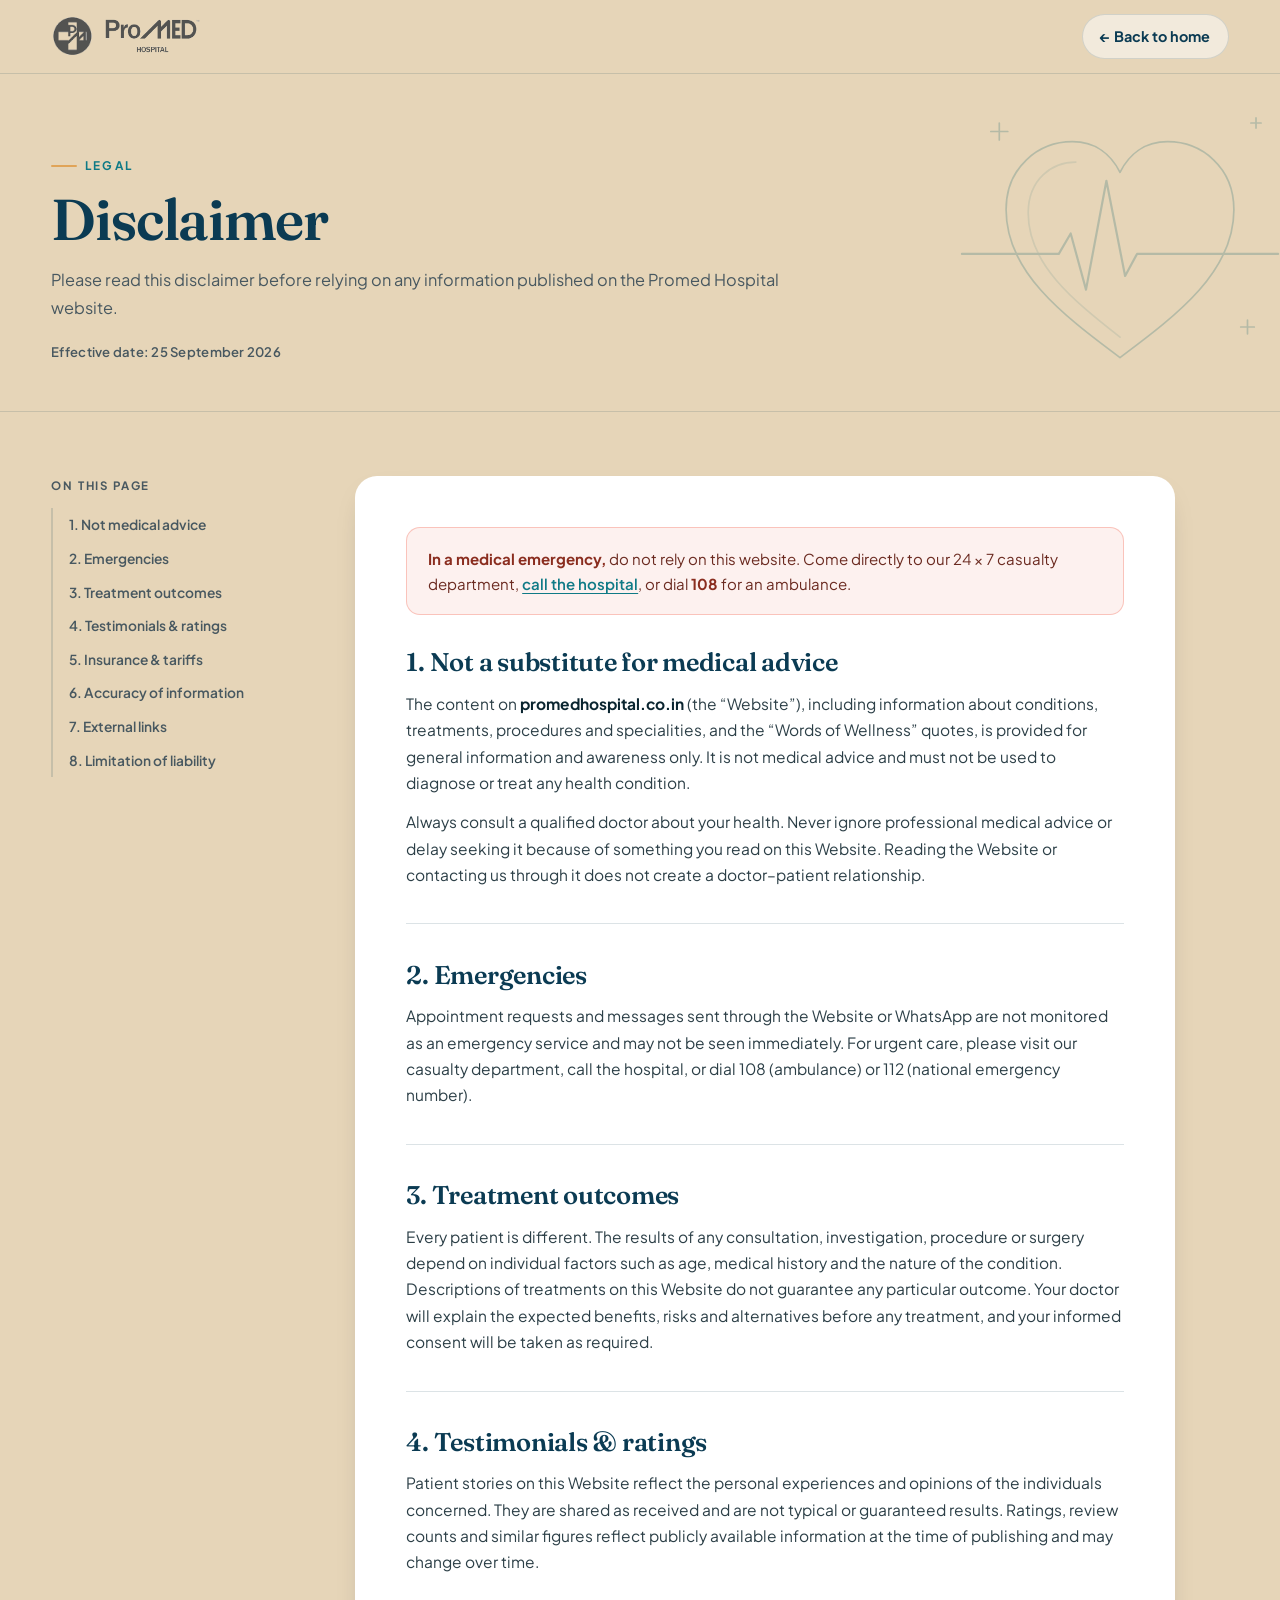
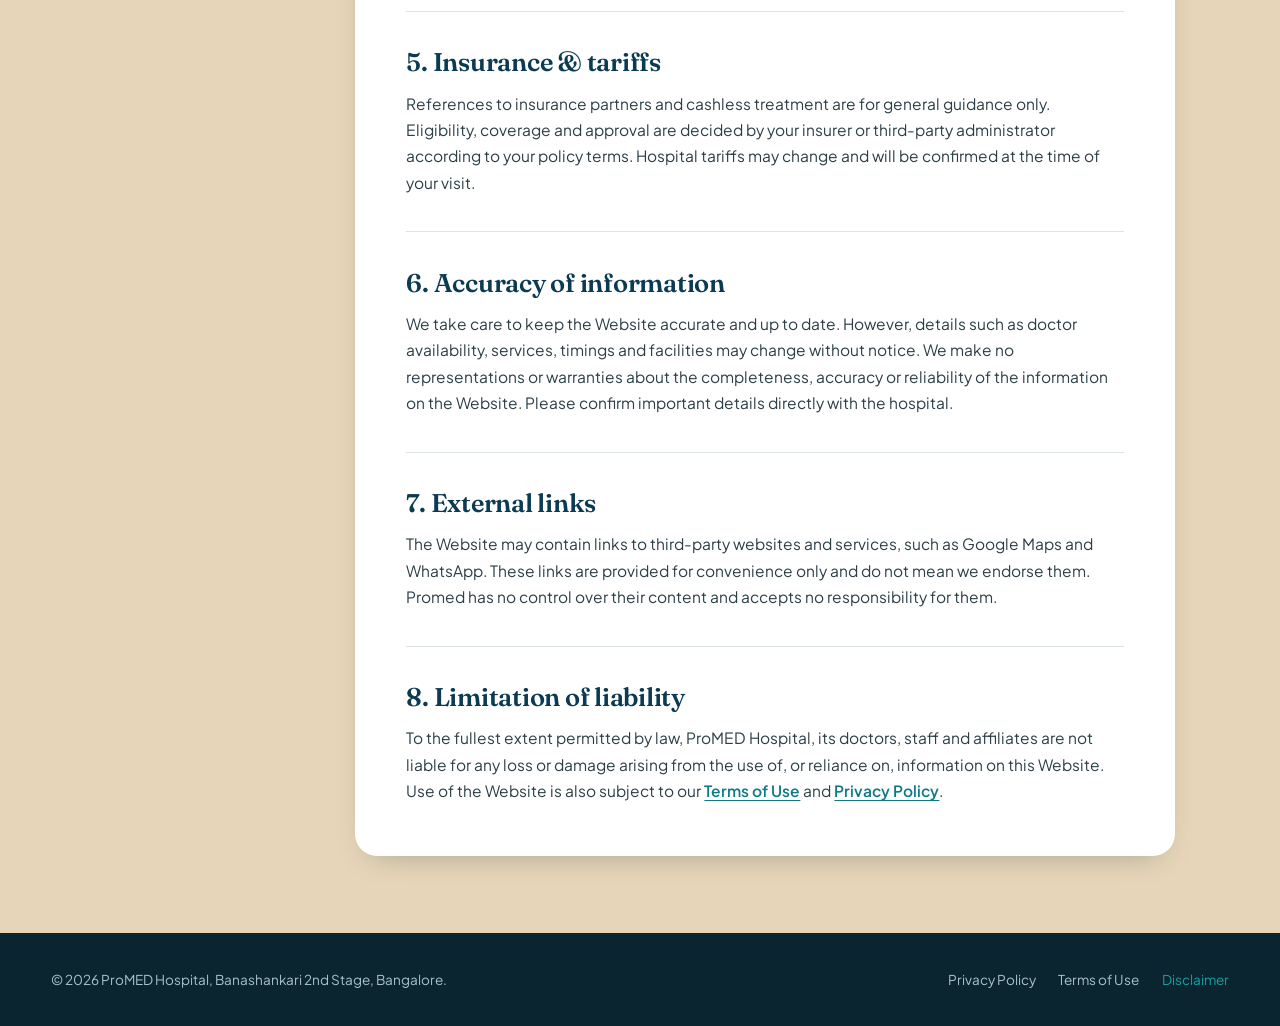
<file: disclaimer.html>
<!DOCTYPE html>
<html lang="en">
<head>
<meta charset="UTF-8" />
<meta name="viewport" content="width=device-width, initial-scale=1.0" />
<title>Disclaimer — Promed Hospital</title>
<meta name="description" content="Medical and website disclaimer for Promed Hospital, Banashankari 2nd Stage, Bangalore." />
<meta name="theme-color" content="#0b3b53" />
<link rel="icon" type="image/png" href="promed-emblem.png" />
<link rel="preconnect" href="https://fonts.googleapis.com" />
<link rel="preconnect" href="https://fonts.gstatic.com" crossorigin />
<link href="https://fonts.googleapis.com/css2?family=Fraunces:opsz,wght@9..144,600&family=Plus+Jakarta+Sans:wght@400;600;700&display=swap" rel="stylesheet" />
<link rel="stylesheet" href="legal.css" />
</head>
<body>

<header class="l-nav">
  <div class="wrap">
    <a href="index.html" class="brand" aria-label="ProMED Hospital home">
      <img class="logo-emblem-img" src="promed-emblem.png" alt="" width="113" height="112" />
      <img class="logo-word-img" src="promed-wordmark.png" alt="ProMED Hospital" width="679" height="242" />
    </a>
    <a class="back" href="index.html">&larr; Back to home</a>
  </div>
</header>

<main>
  <div class="l-hero art-heart">
    <div class="wrap">
      <span class="eyebrow">Legal</span>
      <h1>Disclaimer</h1>
      <p>Please read this disclaimer before relying on any information published on the Promed Hospital website.</p>
      <div class="meta">Effective date: 25 September 2026</div>
    </div>
  </div>

  <div class="wrap l-body">
    <nav class="toc" aria-label="On this page">
      <h2>On this page</h2>
      <ol>
        <li><a href="#medical">Not medical advice</a></li>
        <li><a href="#emergency">Emergencies</a></li>
        <li><a href="#outcomes">Treatment outcomes</a></li>
        <li><a href="#testimonials">Testimonials &amp; ratings</a></li>
        <li><a href="#insurance">Insurance &amp; tariffs</a></li>
        <li><a href="#accuracy">Accuracy of information</a></li>
        <li><a href="#external">External links</a></li>
        <li><a href="#liability">Limitation of liability</a></li>
      </ol>
    </nav>

    <article class="doc">
      <div class="notice"><strong>In a medical emergency,</strong> do not rely on this website. Come directly to our 24 × 7 casualty department, <a href="tel:+918000000000">call the hospital</a>, or dial <strong>108</strong> for an ambulance.</div>

      <section id="medical">
        <h2>1. Not a substitute for medical advice</h2>
        <p>The content on <strong>promedhospital.co.in</strong> (the “Website”), including information about conditions, treatments, procedures and specialities, and the “Words of Wellness” quotes, is provided for general information and awareness only. It is not medical advice and must not be used to diagnose or treat any health condition.</p>
        <p>Always consult a qualified doctor about your health. Never ignore professional medical advice or delay seeking it because of something you read on this Website. Reading the Website or contacting us through it does not create a doctor–patient relationship.</p>
      </section>

      <section id="emergency">
        <h2>2. Emergencies</h2>
        <p>Appointment requests and messages sent through the Website or WhatsApp are not monitored as an emergency service and may not be seen immediately. For urgent care, please visit our casualty department, call the hospital, or dial 108 (ambulance) or 112 (national emergency number).</p>
      </section>

      <section id="outcomes">
        <h2>3. Treatment outcomes</h2>
        <p>Every patient is different. The results of any consultation, investigation, procedure or surgery depend on individual factors such as age, medical history and the nature of the condition. Descriptions of treatments on this Website do not guarantee any particular outcome. Your doctor will explain the expected benefits, risks and alternatives before any treatment, and your informed consent will be taken as required.</p>
      </section>

      <section id="testimonials">
        <h2>4. Testimonials &amp; ratings</h2>
        <p>Patient stories on this Website reflect the personal experiences and opinions of the individuals concerned. They are shared as received and are not typical or guaranteed results. Ratings, review counts and similar figures reflect publicly available information at the time of publishing and may change over time.</p>
      </section>

      <section id="insurance">
        <h2>5. Insurance &amp; tariffs</h2>
        <p>References to insurance partners and cashless treatment are for general guidance only. Eligibility, coverage and approval are decided by your insurer or third-party administrator according to your policy terms. Hospital tariffs may change and will be confirmed at the time of your visit.</p>
      </section>

      <section id="accuracy">
        <h2>6. Accuracy of information</h2>
        <p>We take care to keep the Website accurate and up to date. However, details such as doctor availability, services, timings and facilities may change without notice. We make no representations or warranties about the completeness, accuracy or reliability of the information on the Website. Please confirm important details directly with the hospital.</p>
      </section>

      <section id="external">
        <h2>7. External links</h2>
        <p>The Website may contain links to third-party websites and services, such as Google Maps and WhatsApp. These links are provided for convenience only and do not mean we endorse them. Promed has no control over their content and accepts no responsibility for them.</p>
      </section>

      <section id="liability">
        <h2>8. Limitation of liability</h2>
        <p>To the fullest extent permitted by law, ProMED Hospital, its doctors, staff and affiliates are not liable for any loss or damage arising from the use of, or reliance on, information on this Website. Use of the Website is also subject to our <a href="terms.html">Terms of Use</a> and <a href="privacy.html">Privacy Policy</a>.</p>
      </section>
    </article>
  </div>
</main>

<footer class="l-foot">
  <div class="wrap">
    <span>© <span class="yr">2026</span> ProMED Hospital, Banashankari 2nd Stage, Bangalore.</span>
    <nav aria-label="Legal">
      <a href="privacy.html">Privacy Policy</a>
      <a href="terms.html">Terms of Use</a>
      <a href="disclaimer.html" aria-current="page">Disclaimer</a>
    </nav>
  </div>
</footer>
<script>document.querySelectorAll('.yr').forEach(e=>e.textContent=new Date().getFullYear())</script>
</body>
</html>
</file>
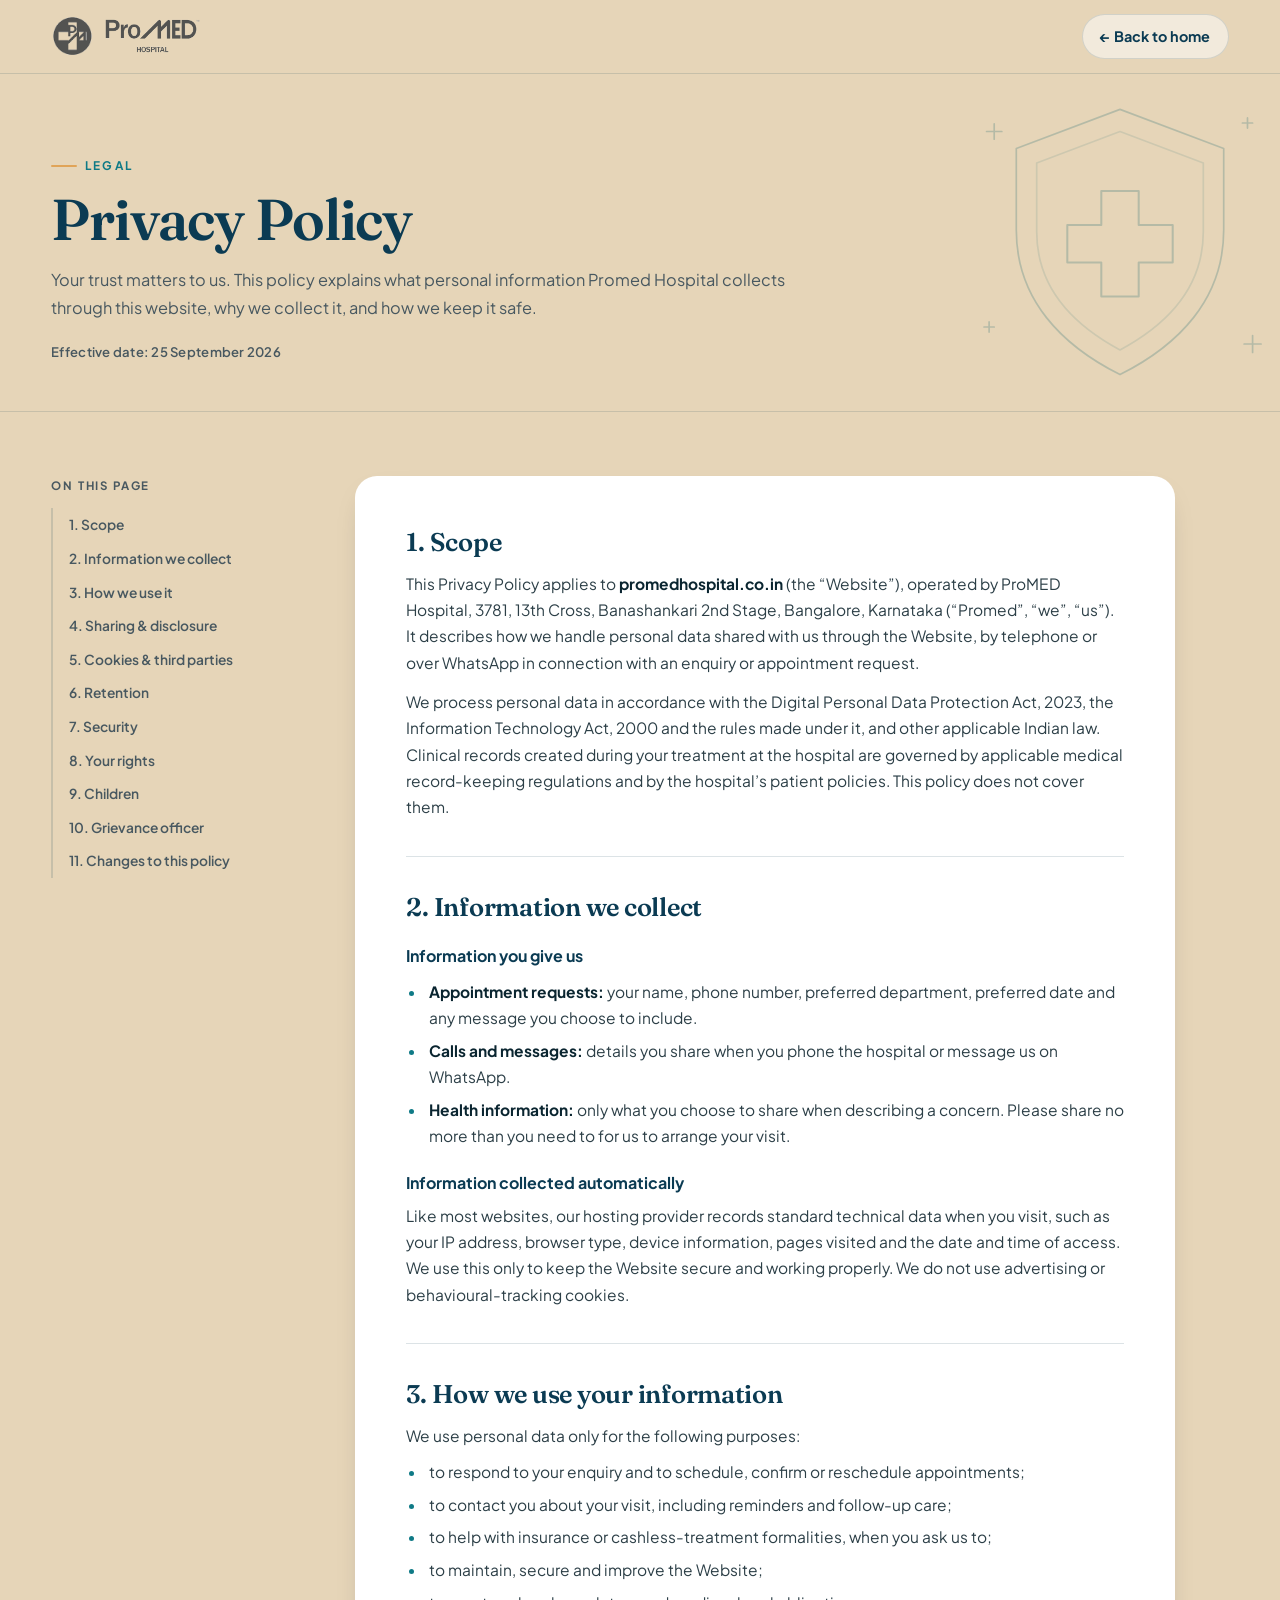
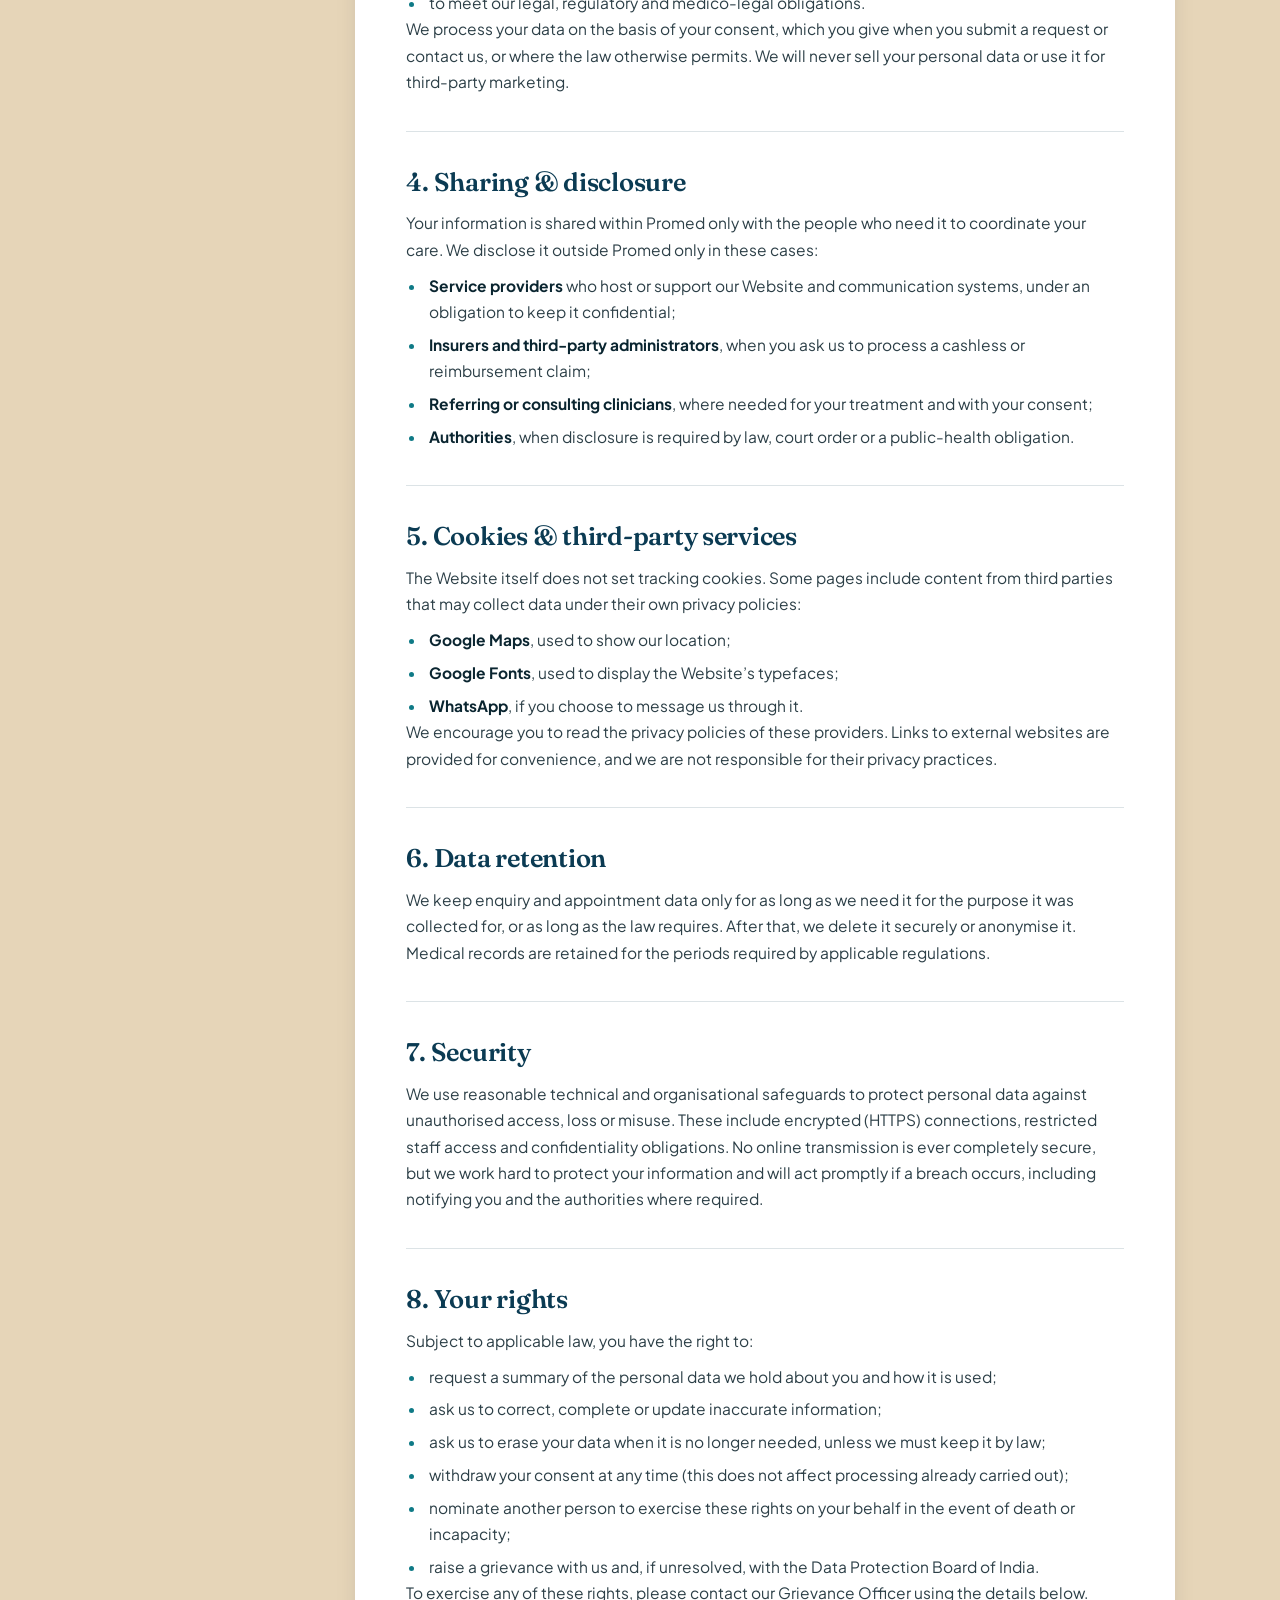
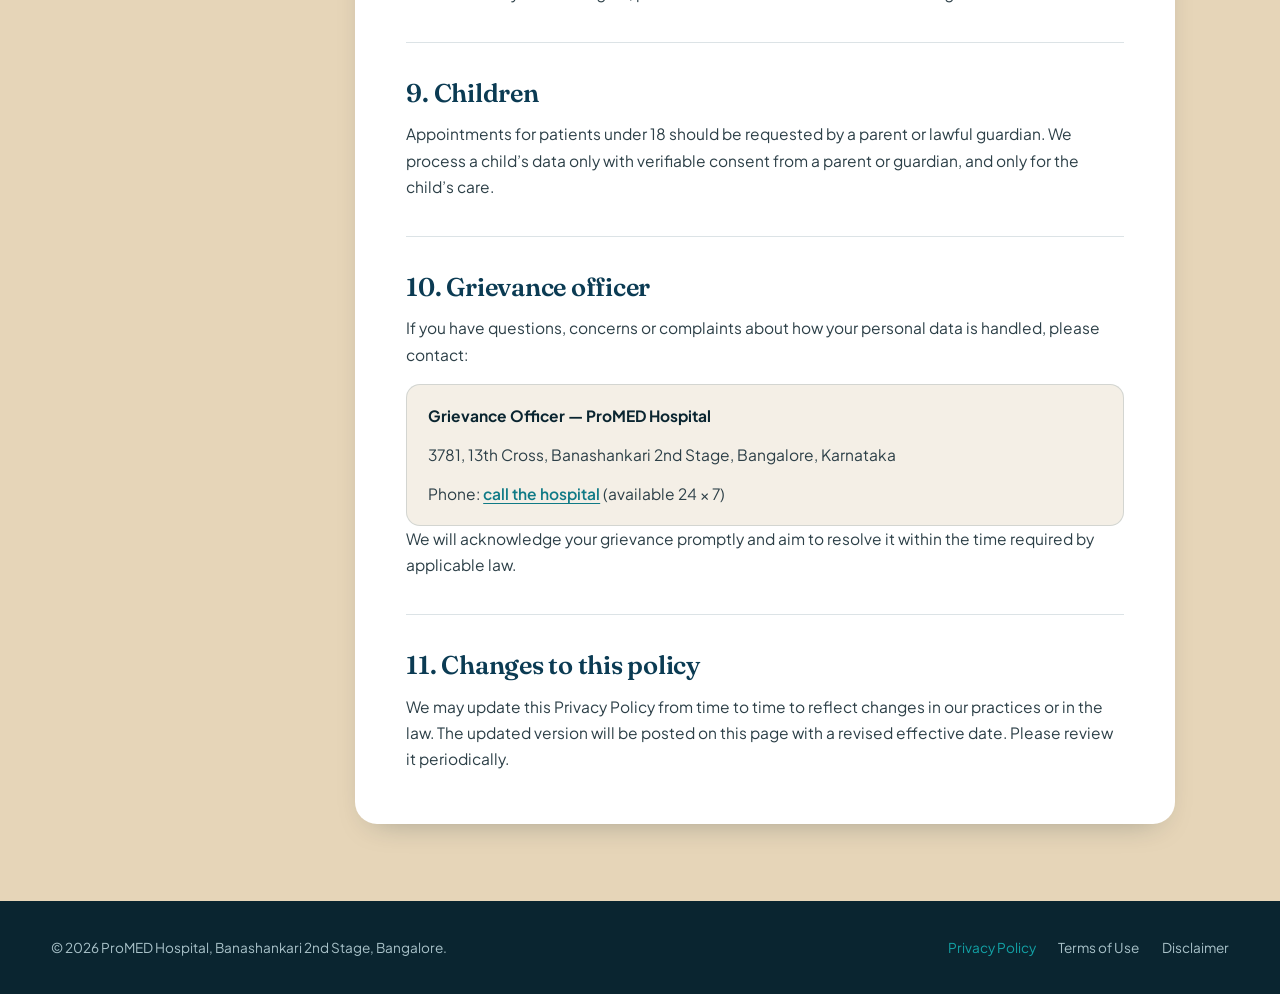
<file: privacy.html>
<!DOCTYPE html>
<html lang="en">
<head>
<meta charset="UTF-8" />
<meta name="viewport" content="width=device-width, initial-scale=1.0" />
<title>Privacy Policy — Promed Hospital</title>
<meta name="description" content="How Promed Hospital, Banashankari 2nd Stage, Bangalore collects, uses and protects your personal information." />
<meta name="theme-color" content="#0b3b53" />
<link rel="icon" type="image/png" href="promed-emblem.png" />
<link rel="preconnect" href="https://fonts.googleapis.com" />
<link rel="preconnect" href="https://fonts.gstatic.com" crossorigin />
<link href="https://fonts.googleapis.com/css2?family=Fraunces:opsz,wght@9..144,600&family=Plus+Jakarta+Sans:wght@400;600;700&display=swap" rel="stylesheet" />
<link rel="stylesheet" href="legal.css" />
</head>
<body>

<header class="l-nav">
  <div class="wrap">
    <a href="index.html" class="brand" aria-label="ProMED Hospital home">
      <img class="logo-emblem-img" src="promed-emblem.png" alt="" width="113" height="112" />
      <img class="logo-word-img" src="promed-wordmark.png" alt="ProMED Hospital" width="679" height="242" />
    </a>
    <a class="back" href="index.html">&larr; Back to home</a>
  </div>
</header>

<main>
  <div class="l-hero art-shield">
    <div class="wrap">
      <span class="eyebrow">Legal</span>
      <h1>Privacy Policy</h1>
      <p>Your trust matters to us. This policy explains what personal information Promed Hospital collects through this website, why we collect it, and how we keep it safe.</p>
      <div class="meta">Effective date: 25 September 2026</div>
    </div>
  </div>

  <div class="wrap l-body">
    <nav class="toc" aria-label="On this page">
      <h2>On this page</h2>
      <ol>
        <li><a href="#scope">Scope</a></li>
        <li><a href="#collect">Information we collect</a></li>
        <li><a href="#use">How we use it</a></li>
        <li><a href="#share">Sharing &amp; disclosure</a></li>
        <li><a href="#cookies">Cookies &amp; third parties</a></li>
        <li><a href="#retention">Retention</a></li>
        <li><a href="#security">Security</a></li>
        <li><a href="#rights">Your rights</a></li>
        <li><a href="#children">Children</a></li>
        <li><a href="#grievance">Grievance officer</a></li>
        <li><a href="#changes">Changes to this policy</a></li>
      </ol>
    </nav>

    <article class="doc">
      <section id="scope">
        <h2>1. Scope</h2>
        <p>This Privacy Policy applies to <strong>promedhospital.co.in</strong> (the “Website”), operated by ProMED Hospital, 3781, 13th Cross, Banashankari 2nd Stage, Bangalore, Karnataka (“Promed”, “we”, “us”). It describes how we handle personal data shared with us through the Website, by telephone or over WhatsApp in connection with an enquiry or appointment request.</p>
        <p>We process personal data in accordance with the Digital Personal Data Protection Act, 2023, the Information Technology Act, 2000 and the rules made under it, and other applicable Indian law. Clinical records created during your treatment at the hospital are governed by applicable medical record-keeping regulations and by the hospital’s patient policies. This policy does not cover them.</p>
      </section>

      <section id="collect">
        <h2>2. Information we collect</h2>
        <h3>Information you give us</h3>
        <ul>
          <li><strong>Appointment requests:</strong> your name, phone number, preferred department, preferred date and any message you choose to include.</li>
          <li><strong>Calls and messages:</strong> details you share when you phone the hospital or message us on WhatsApp.</li>
          <li><strong>Health information:</strong> only what you choose to share when describing a concern. Please share no more than you need to for us to arrange your visit.</li>
        </ul>
        <h3>Information collected automatically</h3>
        <p>Like most websites, our hosting provider records standard technical data when you visit, such as your IP address, browser type, device information, pages visited and the date and time of access. We use this only to keep the Website secure and working properly. We do not use advertising or behavioural-tracking cookies.</p>
      </section>

      <section id="use">
        <h2>3. How we use your information</h2>
        <p>We use personal data only for the following purposes:</p>
        <ul>
          <li>to respond to your enquiry and to schedule, confirm or reschedule appointments;</li>
          <li>to contact you about your visit, including reminders and follow-up care;</li>
          <li>to help with insurance or cashless-treatment formalities, when you ask us to;</li>
          <li>to maintain, secure and improve the Website;</li>
          <li>to meet our legal, regulatory and medico-legal obligations.</li>
        </ul>
        <p>We process your data on the basis of your consent, which you give when you submit a request or contact us, or where the law otherwise permits. We will never sell your personal data or use it for third-party marketing.</p>
      </section>

      <section id="share">
        <h2>4. Sharing &amp; disclosure</h2>
        <p>Your information is shared within Promed only with the people who need it to coordinate your care. We disclose it outside Promed only in these cases:</p>
        <ul>
          <li><strong>Service providers</strong> who host or support our Website and communication systems, under an obligation to keep it confidential;</li>
          <li><strong>Insurers and third-party administrators</strong>, when you ask us to process a cashless or reimbursement claim;</li>
          <li><strong>Referring or consulting clinicians</strong>, where needed for your treatment and with your consent;</li>
          <li><strong>Authorities</strong>, when disclosure is required by law, court order or a public-health obligation.</li>
        </ul>
      </section>

      <section id="cookies">
        <h2>5. Cookies &amp; third-party services</h2>
        <p>The Website itself does not set tracking cookies. Some pages include content from third parties that may collect data under their own privacy policies:</p>
        <ul>
          <li><strong>Google Maps</strong>, used to show our location;</li>
          <li><strong>Google Fonts</strong>, used to display the Website’s typefaces;</li>
          <li><strong>WhatsApp</strong>, if you choose to message us through it.</li>
        </ul>
        <p>We encourage you to read the privacy policies of these providers. Links to external websites are provided for convenience, and we are not responsible for their privacy practices.</p>
      </section>

      <section id="retention">
        <h2>6. Data retention</h2>
        <p>We keep enquiry and appointment data only for as long as we need it for the purpose it was collected for, or as long as the law requires. After that, we delete it securely or anonymise it. Medical records are retained for the periods required by applicable regulations.</p>
      </section>

      <section id="security">
        <h2>7. Security</h2>
        <p>We use reasonable technical and organisational safeguards to protect personal data against unauthorised access, loss or misuse. These include encrypted (HTTPS) connections, restricted staff access and confidentiality obligations. No online transmission is ever completely secure, but we work hard to protect your information and will act promptly if a breach occurs, including notifying you and the authorities where required.</p>
      </section>

      <section id="rights">
        <h2>8. Your rights</h2>
        <p>Subject to applicable law, you have the right to:</p>
        <ul>
          <li>request a summary of the personal data we hold about you and how it is used;</li>
          <li>ask us to correct, complete or update inaccurate information;</li>
          <li>ask us to erase your data when it is no longer needed, unless we must keep it by law;</li>
          <li>withdraw your consent at any time (this does not affect processing already carried out);</li>
          <li>nominate another person to exercise these rights on your behalf in the event of death or incapacity;</li>
          <li>raise a grievance with us and, if unresolved, with the Data Protection Board of India.</li>
        </ul>
        <p>To exercise any of these rights, please contact our Grievance Officer using the details below.</p>
      </section>

      <section id="children">
        <h2>9. Children</h2>
        <p>Appointments for patients under 18 should be requested by a parent or lawful guardian. We process a child’s data only with verifiable consent from a parent or guardian, and only for the child’s care.</p>
      </section>

      <section id="grievance">
        <h2>10. Grievance officer</h2>
        <p>If you have questions, concerns or complaints about how your personal data is handled, please contact:</p>
        <div class="contact-card">
          <p><strong>Grievance Officer — ProMED Hospital</strong></p>
          <p>3781, 13th Cross, Banashankari 2nd Stage, Bangalore, Karnataka</p>
          <p>Phone: <a href="tel:+918000000000">call the hospital</a> (available 24 × 7)</p>
        </div>
        <p>We will acknowledge your grievance promptly and aim to resolve it within the time required by applicable law.</p>
      </section>

      <section id="changes">
        <h2>11. Changes to this policy</h2>
        <p>We may update this Privacy Policy from time to time to reflect changes in our practices or in the law. The updated version will be posted on this page with a revised effective date. Please review it periodically.</p>
      </section>
    </article>
  </div>
</main>

<footer class="l-foot">
  <div class="wrap">
    <span>© <span class="yr">2026</span> ProMED Hospital, Banashankari 2nd Stage, Bangalore.</span>
    <nav aria-label="Legal">
      <a href="privacy.html" aria-current="page">Privacy Policy</a>
      <a href="terms.html">Terms of Use</a>
      <a href="disclaimer.html">Disclaimer</a>
    </nav>
  </div>
</footer>
<script>document.querySelectorAll('.yr').forEach(e=>e.textContent=new Date().getFullYear())</script>
</body>
</html>
</file>
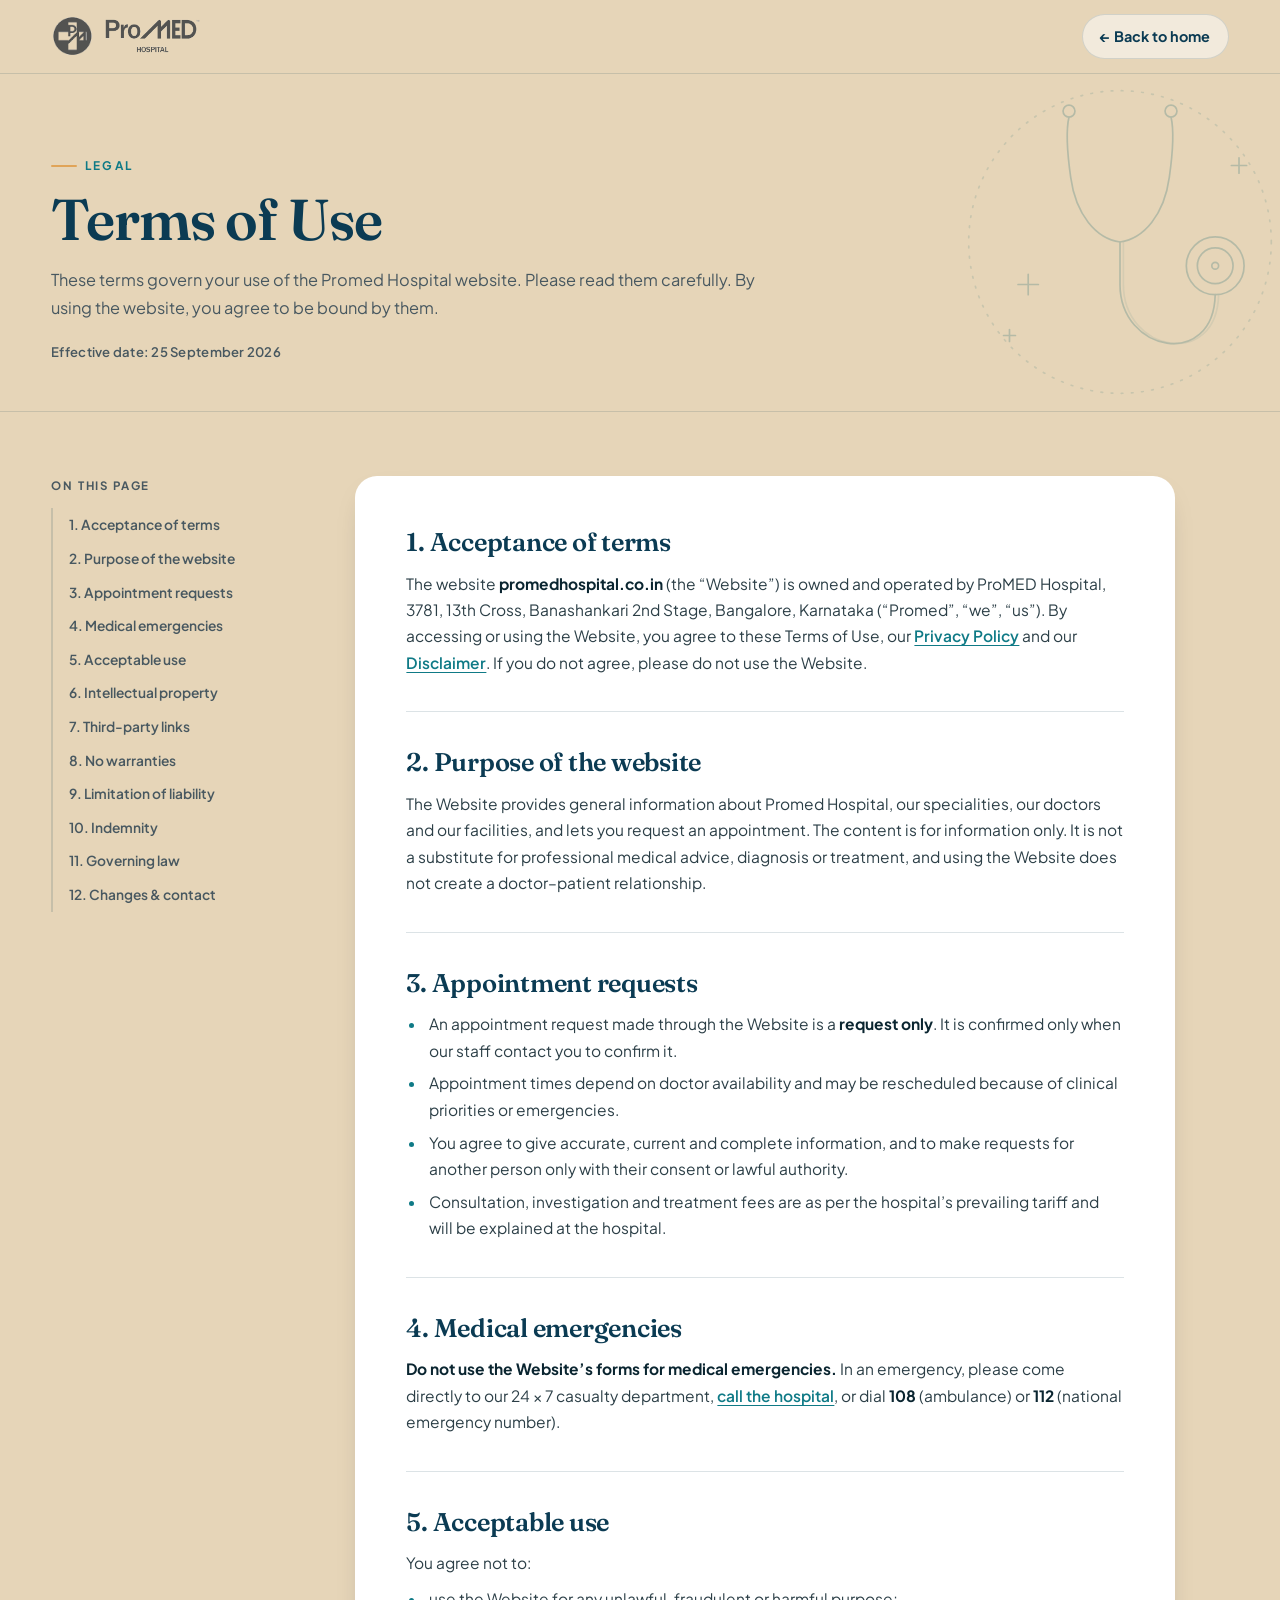
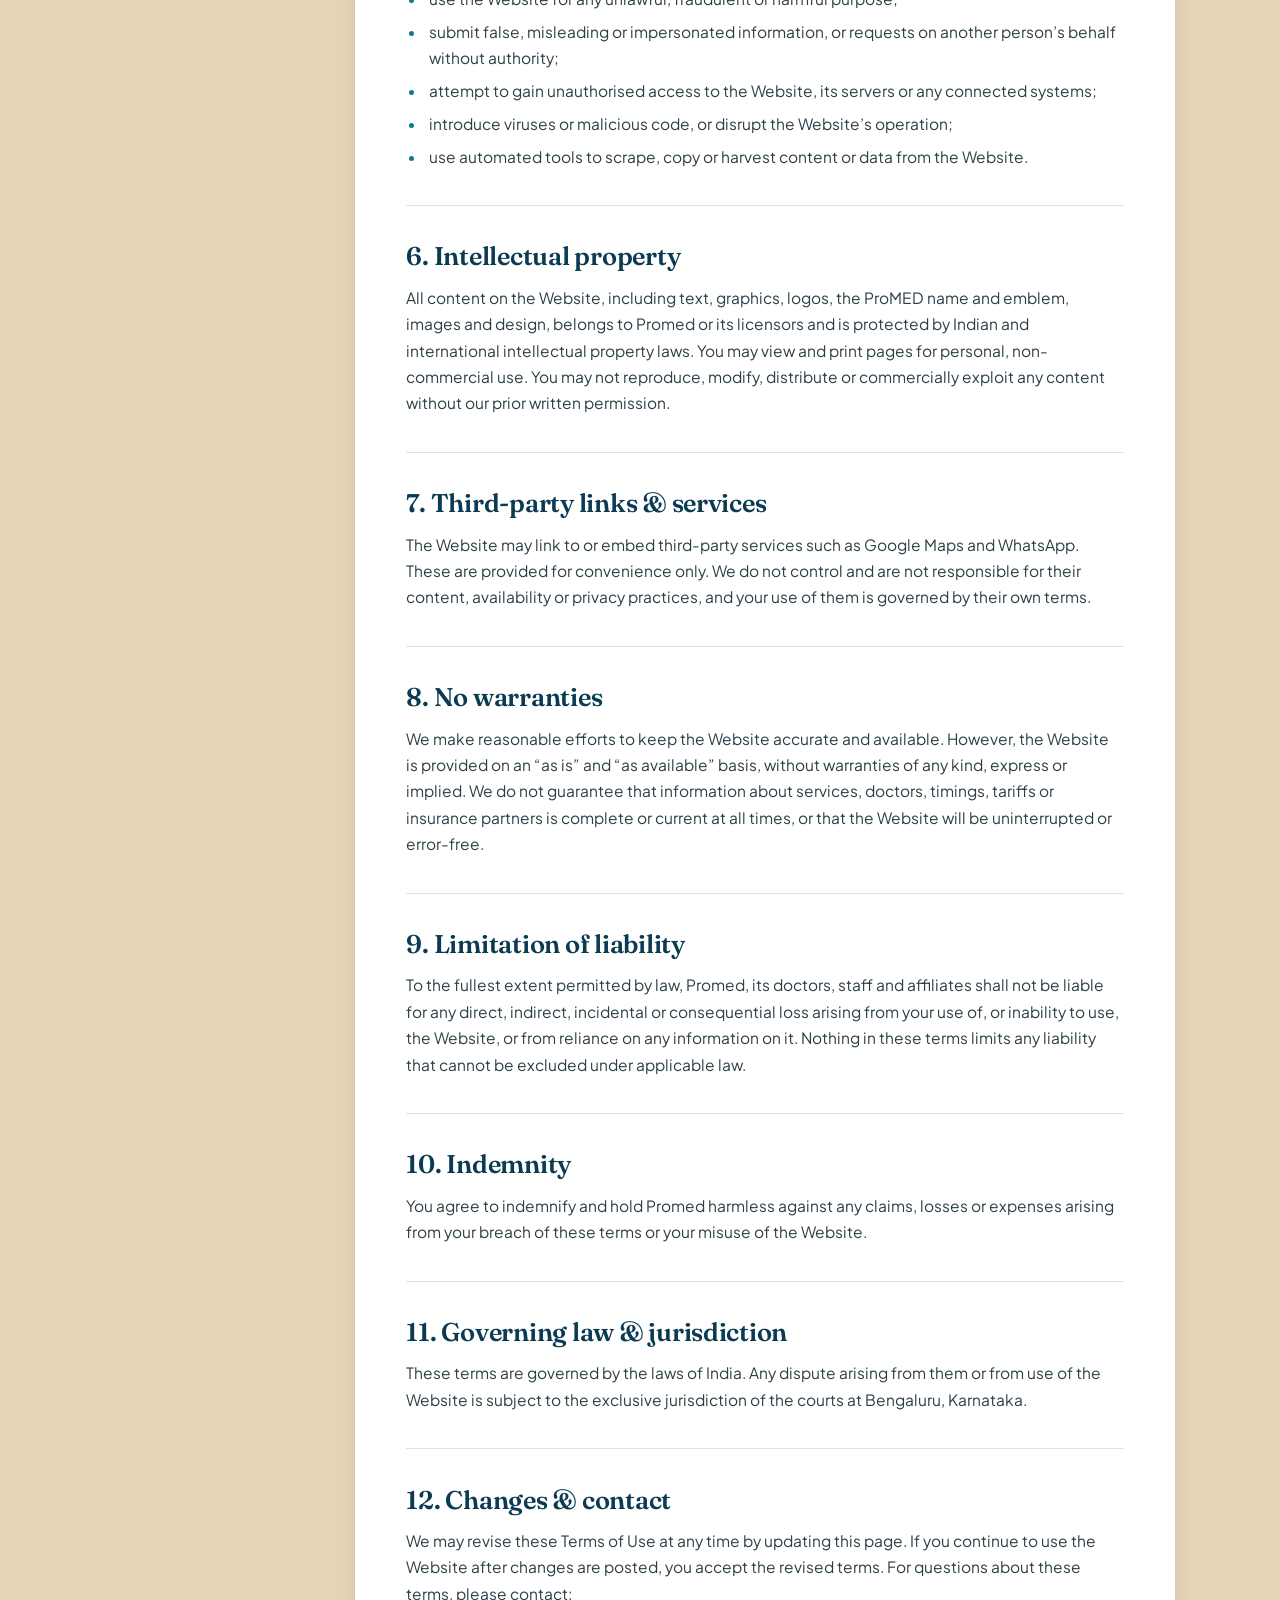
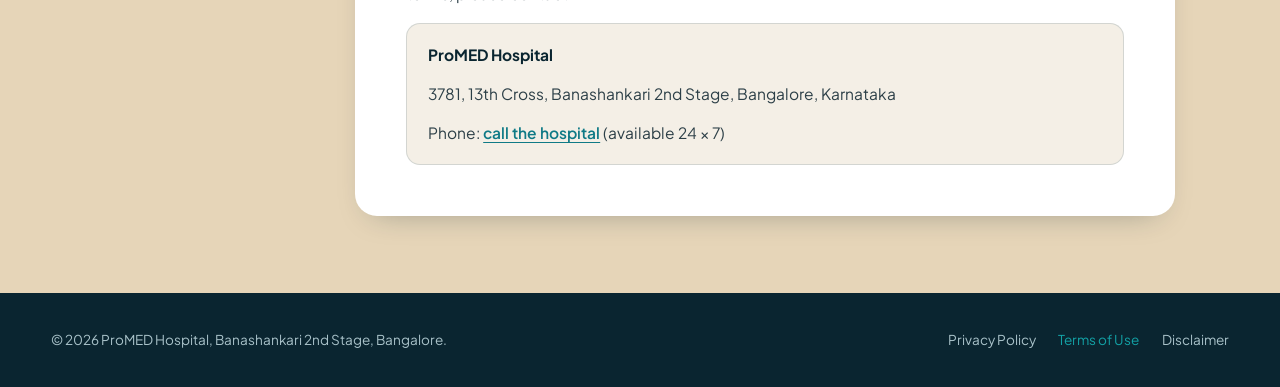
<file: terms.html>
<!DOCTYPE html>
<html lang="en">
<head>
<meta charset="UTF-8" />
<meta name="viewport" content="width=device-width, initial-scale=1.0" />
<title>Terms of Use — Promed Hospital</title>
<meta name="description" content="Terms governing the use of the Promed Hospital website, Banashankari 2nd Stage, Bangalore." />
<meta name="theme-color" content="#0b3b53" />
<link rel="icon" type="image/png" href="promed-emblem.png" />
<link rel="preconnect" href="https://fonts.googleapis.com" />
<link rel="preconnect" href="https://fonts.gstatic.com" crossorigin />
<link href="https://fonts.googleapis.com/css2?family=Fraunces:opsz,wght@9..144,600&family=Plus+Jakarta+Sans:wght@400;600;700&display=swap" rel="stylesheet" />
<link rel="stylesheet" href="legal.css" />
</head>
<body>

<header class="l-nav">
  <div class="wrap">
    <a href="index.html" class="brand" aria-label="ProMED Hospital home">
      <img class="logo-emblem-img" src="promed-emblem.png" alt="" width="113" height="112" />
      <img class="logo-word-img" src="promed-wordmark.png" alt="ProMED Hospital" width="679" height="242" />
    </a>
    <a class="back" href="index.html">&larr; Back to home</a>
  </div>
</header>

<main>
  <div class="l-hero art-steth">
    <div class="wrap">
      <span class="eyebrow">Legal</span>
      <h1>Terms of Use</h1>
      <p>These terms govern your use of the Promed Hospital website. Please read them carefully. By using the website, you agree to be bound by them.</p>
      <div class="meta">Effective date: 25 September 2026</div>
    </div>
  </div>

  <div class="wrap l-body">
    <nav class="toc" aria-label="On this page">
      <h2>On this page</h2>
      <ol>
        <li><a href="#acceptance">Acceptance of terms</a></li>
        <li><a href="#purpose">Purpose of the website</a></li>
        <li><a href="#appointments">Appointment requests</a></li>
        <li><a href="#emergencies">Medical emergencies</a></li>
        <li><a href="#conduct">Acceptable use</a></li>
        <li><a href="#ip">Intellectual property</a></li>
        <li><a href="#links">Third-party links</a></li>
        <li><a href="#warranty">No warranties</a></li>
        <li><a href="#liability">Limitation of liability</a></li>
        <li><a href="#indemnity">Indemnity</a></li>
        <li><a href="#law">Governing law</a></li>
        <li><a href="#changes">Changes &amp; contact</a></li>
      </ol>
    </nav>

    <article class="doc">
      <section id="acceptance">
        <h2>1. Acceptance of terms</h2>
        <p>The website <strong>promedhospital.co.in</strong> (the “Website”) is owned and operated by ProMED Hospital, 3781, 13th Cross, Banashankari 2nd Stage, Bangalore, Karnataka (“Promed”, “we”, “us”). By accessing or using the Website, you agree to these Terms of Use, our <a href="privacy.html">Privacy Policy</a> and our <a href="disclaimer.html">Disclaimer</a>. If you do not agree, please do not use the Website.</p>
      </section>

      <section id="purpose">
        <h2>2. Purpose of the website</h2>
        <p>The Website provides general information about Promed Hospital, our specialities, our doctors and our facilities, and lets you request an appointment. The content is for information only. It is not a substitute for professional medical advice, diagnosis or treatment, and using the Website does not create a doctor–patient relationship.</p>
      </section>

      <section id="appointments">
        <h2>3. Appointment requests</h2>
        <ul>
          <li>An appointment request made through the Website is a <strong>request only</strong>. It is confirmed only when our staff contact you to confirm it.</li>
          <li>Appointment times depend on doctor availability and may be rescheduled because of clinical priorities or emergencies.</li>
          <li>You agree to give accurate, current and complete information, and to make requests for another person only with their consent or lawful authority.</li>
          <li>Consultation, investigation and treatment fees are as per the hospital’s prevailing tariff and will be explained at the hospital.</li>
        </ul>
      </section>

      <section id="emergencies">
        <h2>4. Medical emergencies</h2>
        <p><strong>Do not use the Website’s forms for medical emergencies.</strong> In an emergency, please come directly to our 24 × 7 casualty department, <a href="tel:+918000000000">call the hospital</a>, or dial <strong>108</strong> (ambulance) or <strong>112</strong> (national emergency number).</p>
      </section>

      <section id="conduct">
        <h2>5. Acceptable use</h2>
        <p>You agree not to:</p>
        <ul>
          <li>use the Website for any unlawful, fraudulent or harmful purpose;</li>
          <li>submit false, misleading or impersonated information, or requests on another person’s behalf without authority;</li>
          <li>attempt to gain unauthorised access to the Website, its servers or any connected systems;</li>
          <li>introduce viruses or malicious code, or disrupt the Website’s operation;</li>
          <li>use automated tools to scrape, copy or harvest content or data from the Website.</li>
        </ul>
      </section>

      <section id="ip">
        <h2>6. Intellectual property</h2>
        <p>All content on the Website, including text, graphics, logos, the ProMED name and emblem, images and design, belongs to Promed or its licensors and is protected by Indian and international intellectual property laws. You may view and print pages for personal, non-commercial use. You may not reproduce, modify, distribute or commercially exploit any content without our prior written permission.</p>
      </section>

      <section id="links">
        <h2>7. Third-party links &amp; services</h2>
        <p>The Website may link to or embed third-party services such as Google Maps and WhatsApp. These are provided for convenience only. We do not control and are not responsible for their content, availability or privacy practices, and your use of them is governed by their own terms.</p>
      </section>

      <section id="warranty">
        <h2>8. No warranties</h2>
        <p>We make reasonable efforts to keep the Website accurate and available. However, the Website is provided on an “as is” and “as available” basis, without warranties of any kind, express or implied. We do not guarantee that information about services, doctors, timings, tariffs or insurance partners is complete or current at all times, or that the Website will be uninterrupted or error-free.</p>
      </section>

      <section id="liability">
        <h2>9. Limitation of liability</h2>
        <p>To the fullest extent permitted by law, Promed, its doctors, staff and affiliates shall not be liable for any direct, indirect, incidental or consequential loss arising from your use of, or inability to use, the Website, or from reliance on any information on it. Nothing in these terms limits any liability that cannot be excluded under applicable law.</p>
      </section>

      <section id="indemnity">
        <h2>10. Indemnity</h2>
        <p>You agree to indemnify and hold Promed harmless against any claims, losses or expenses arising from your breach of these terms or your misuse of the Website.</p>
      </section>

      <section id="law">
        <h2>11. Governing law &amp; jurisdiction</h2>
        <p>These terms are governed by the laws of India. Any dispute arising from them or from use of the Website is subject to the exclusive jurisdiction of the courts at Bengaluru, Karnataka.</p>
      </section>

      <section id="changes">
        <h2>12. Changes &amp; contact</h2>
        <p>We may revise these Terms of Use at any time by updating this page. If you continue to use the Website after changes are posted, you accept the revised terms. For questions about these terms, please contact:</p>
        <div class="contact-card">
          <p><strong>ProMED Hospital</strong></p>
          <p>3781, 13th Cross, Banashankari 2nd Stage, Bangalore, Karnataka</p>
          <p>Phone: <a href="tel:+918000000000">call the hospital</a> (available 24 × 7)</p>
        </div>
      </section>
    </article>
  </div>
</main>

<footer class="l-foot">
  <div class="wrap">
    <span>© <span class="yr">2026</span> ProMED Hospital, Banashankari 2nd Stage, Bangalore.</span>
    <nav aria-label="Legal">
      <a href="privacy.html">Privacy Policy</a>
      <a href="terms.html" aria-current="page">Terms of Use</a>
      <a href="disclaimer.html">Disclaimer</a>
    </nav>
  </div>
</footer>
<script>document.querySelectorAll('.yr').forEach(e=>e.textContent=new Date().getFullYear())</script>
</body>
</html>
</file>
<file: legal.css>
/* Shared styles for the legal pages (privacy, terms, disclaimer) */
:root{
  --ink:#0a2530;
  --deep:#0b3b53;
  --teal:#0f7a86;
  --teal-2:#13a2a6;
  --gold:#e0a458;
  --coral:#f26d5b;
  --paper:#e6d5b8;
  --sand:#dcc7a3;
  --white:#ffffff;
  --muted:#485860;
  --line:rgba(11,59,83,.14);
  --shadow-sm:0 12px 32px -18px rgba(10,37,48,.4);
  --serif:"Fraunces",Georgia,serif;
  --sans:"Plus Jakarta Sans",system-ui,sans-serif;
}
*{box-sizing:border-box;margin:0;padding:0}
html{scroll-behavior:smooth}
body{font-family:var(--sans);color:var(--ink);background:var(--paper);line-height:1.7;-webkit-font-smoothing:antialiased}
a{color:inherit;text-decoration:none}
img{max-width:100%;display:block}
::selection{background:var(--teal);color:#fff}
.wrap{width:min(1180px,92vw);margin-inline:auto}

/* header */
.l-nav{position:sticky;top:0;z-index:10;background:rgba(230,213,184,.9);backdrop-filter:blur(14px);-webkit-backdrop-filter:blur(14px);border-bottom:1px solid var(--line)}
.l-nav .wrap{display:flex;justify-content:space-between;align-items:center;gap:1rem;padding:.85rem 0}
.brand{display:inline-flex;align-items:center;gap:.7rem}
.logo-emblem-img{height:42px;width:auto}
.logo-word-img{height:34px;width:auto}
.back{display:inline-flex;align-items:center;gap:.45rem;font-weight:700;font-size:.9rem;color:var(--deep);
  border:1px solid var(--line);background:rgba(255,255,255,.5);padding:.6rem 1.1rem;border-radius:999px;transition:.25s}
.back:hover{background:var(--deep);color:#fff;border-color:var(--deep)}

/* title band */
.l-hero{padding:clamp(2.8rem,6vw,4.6rem) 0 clamp(2rem,4vw,3rem);border-bottom:1px solid var(--line)}
.eyebrow{display:inline-flex;align-items:center;gap:.5rem;font-size:.74rem;font-weight:700;letter-spacing:.18em;text-transform:uppercase;color:var(--teal)}
.eyebrow::before{content:"";width:26px;height:2px;background:var(--gold);border-radius:2px}
.l-hero h1{font-family:var(--serif);font-weight:600;letter-spacing:-.02em;line-height:1.08;color:var(--deep);
  font-size:clamp(2.2rem,5vw,3.6rem);margin:.8rem 0 .9rem}
.l-hero p{color:var(--muted);max-width:62ch;font-size:1.02rem}
.meta{margin-top:1.2rem;font-size:.82rem;font-weight:600;color:var(--muted);letter-spacing:.02em}

/* body layout */
.l-body{display:grid;grid-template-columns:240px minmax(0,1fr);gap:clamp(2rem,5vw,4.5rem);padding:clamp(2.4rem,5vw,4rem) 0 clamp(3rem,6vw,5rem)}
.toc{position:sticky;top:96px;align-self:start;font-size:.86rem}
.toc h2{font-size:.72rem;font-weight:700;letter-spacing:.16em;text-transform:uppercase;color:var(--muted);margin-bottom:.8rem;font-family:var(--sans)}
.toc ol{list-style:none;counter-reset:t;border-left:2px solid var(--line)}
.toc li{counter-increment:t}
.toc a{display:block;padding:.32rem 0 .32rem 1rem;margin-left:-2px;border-left:2px solid transparent;color:var(--muted);font-weight:600;transition:.2s}
.toc a::before{content:counter(t) ". "}
.toc a:hover{color:var(--deep);border-left-color:var(--gold)}

.doc{background:var(--white);border-radius:22px;padding:clamp(1.6rem,4vw,3.2rem);box-shadow:var(--shadow-sm);max-width:820px}
.doc section{scroll-margin-top:100px}
.doc section+section{margin-top:2.2rem;padding-top:2.2rem;border-top:1px solid var(--line)}
.doc h2{font-family:var(--serif);font-weight:600;color:var(--deep);font-size:clamp(1.3rem,2.4vw,1.6rem);line-height:1.2;letter-spacing:-.01em;margin-bottom:.8rem}
.doc h3{font-size:1rem;font-weight:700;color:var(--deep);margin:1.2rem 0 .4rem}
.doc p,.doc li{color:#2c3f47;font-size:.97rem}
.doc p+p{margin-top:.8rem}
.doc ul{margin:.6rem 0 0 1.2rem}
.doc li{margin-top:.4rem;padding-left:.2rem}
.doc li::marker{color:var(--teal)}
.doc a{color:var(--teal);font-weight:600;text-decoration:underline;text-underline-offset:3px}
.doc strong{color:var(--ink)}
.notice{margin-bottom:2rem;padding:1.1rem 1.3rem;border-radius:14px;background:#fdf1ef;border:1px solid rgba(242,109,91,.35);color:#6b2a20;font-size:.94rem}
.notice strong{color:#8a2d1f}
.contact-card{margin-top:1rem;padding:1.1rem 1.3rem;border-radius:14px;background:#f4efe6;border:1px solid var(--line);font-size:.94rem}
.contact-card p{margin:0}

/* footer */
.l-foot{background:var(--ink);color:#a9c2c9;padding:2.2rem 0;font-size:.85rem}
.l-foot .wrap{display:flex;justify-content:space-between;align-items:center;gap:1rem 2rem;flex-wrap:wrap}
.l-foot nav{display:flex;gap:1.4rem;flex-wrap:wrap}
.l-foot a:hover,.l-foot a[aria-current]{color:var(--teal-2)}

@media(max-width:900px){
  .l-body{grid-template-columns:1fr}
  .toc{position:static;background:rgba(255,255,255,.45);border:1px solid var(--line);border-radius:16px;padding:1.1rem 1.3rem}
}
@media(max-width:560px){
  .wrap{width:auto;margin-inline:16px}
  .logo-emblem-img{height:34px}
  .logo-word-img{height:26px}
  .back{padding:.5rem .9rem;font-size:.84rem}
  .doc{border-radius:18px}
  .l-foot .wrap{flex-direction:column;text-align:center}
  .l-foot nav{justify-content:center}
}

/* decorative line-art in the title band */
.l-hero{position:relative;overflow:hidden}
.l-hero .wrap{position:relative;z-index:1}
.l-hero::after{content:"";position:absolute;top:50%;right:max(-40px,calc((100vw - 1180px)/2 - 60px));width:340px;height:340px;
  transform:translateY(-50%);background:no-repeat center/contain;opacity:.22;pointer-events:none}
.art-shield::after{background-image:url("art/shield.svg")}
.art-steth::after{background-image:url("art/stethoscope.svg")}
.art-heart::after{background-image:url("art/heart-ecg.svg")}
@media(max-width:720px){.l-hero::after{width:200px;height:200px;right:-60px;opacity:.14}}
</file>
